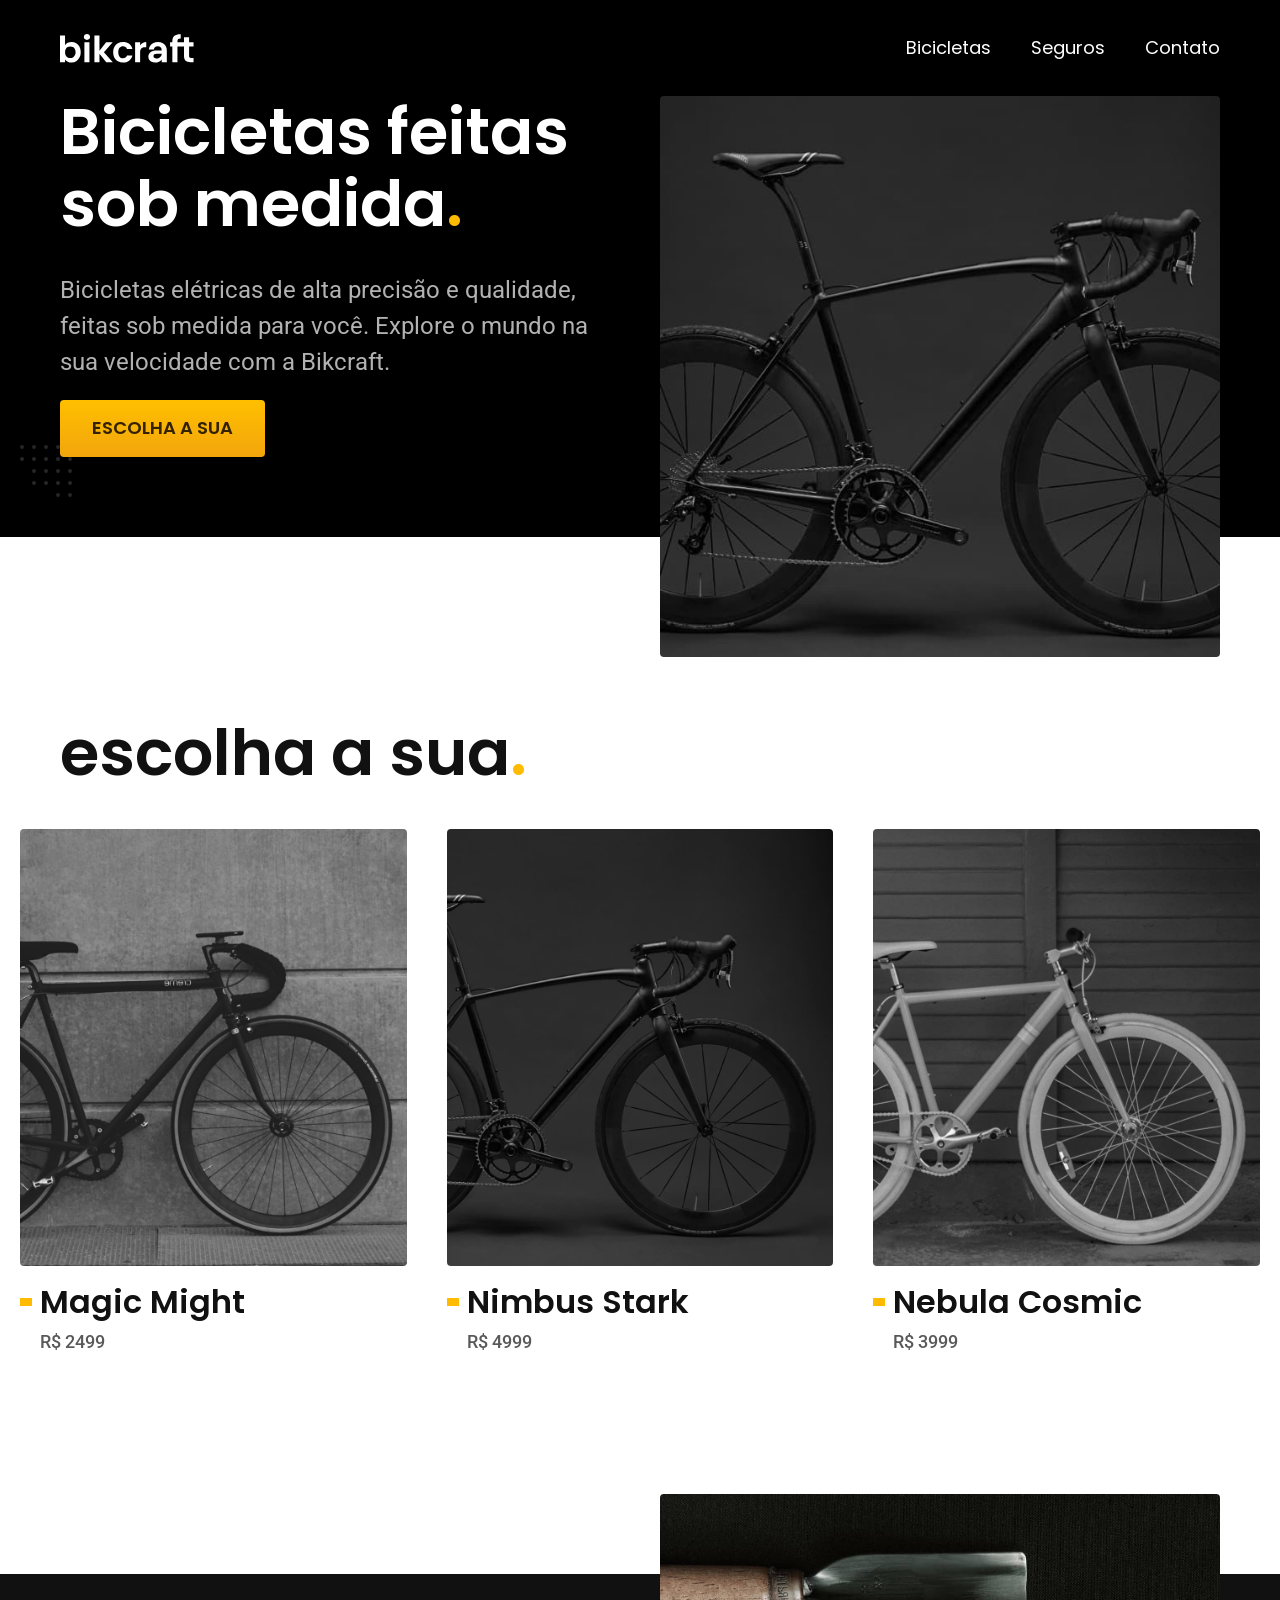
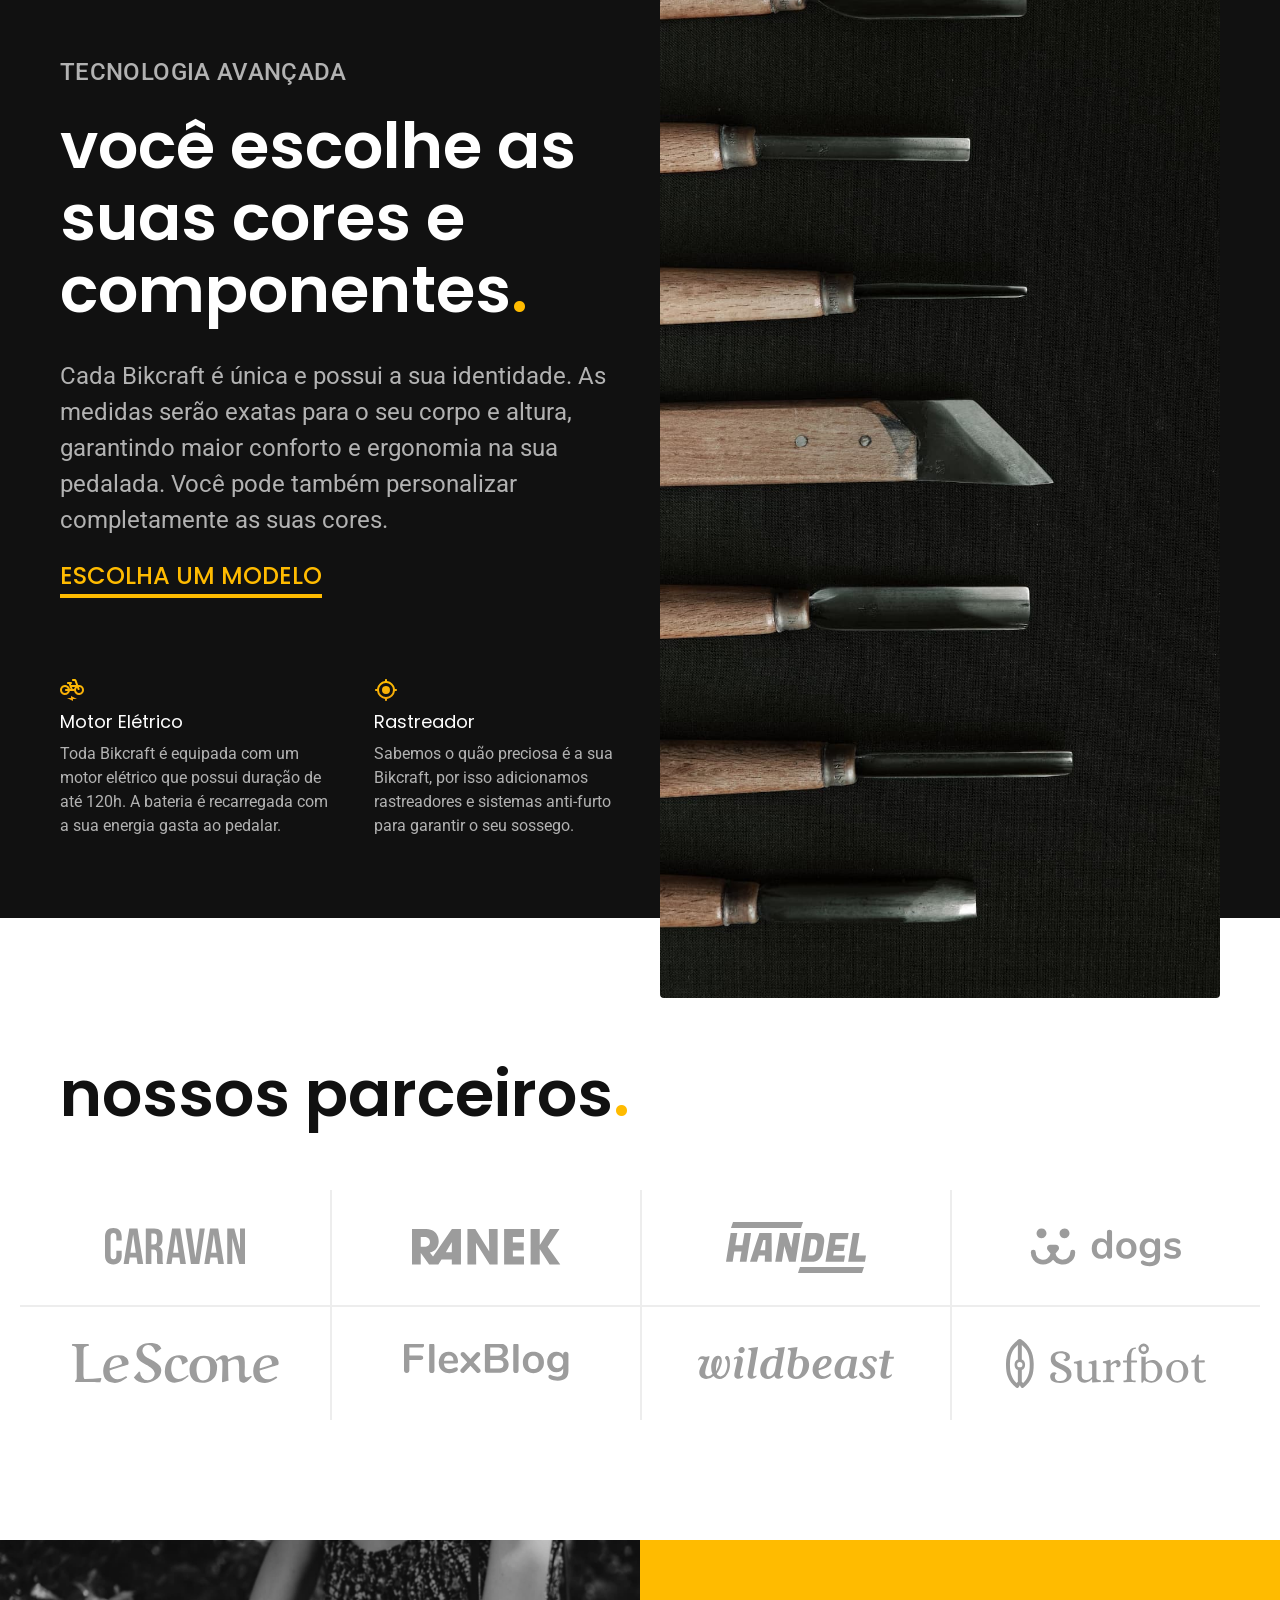
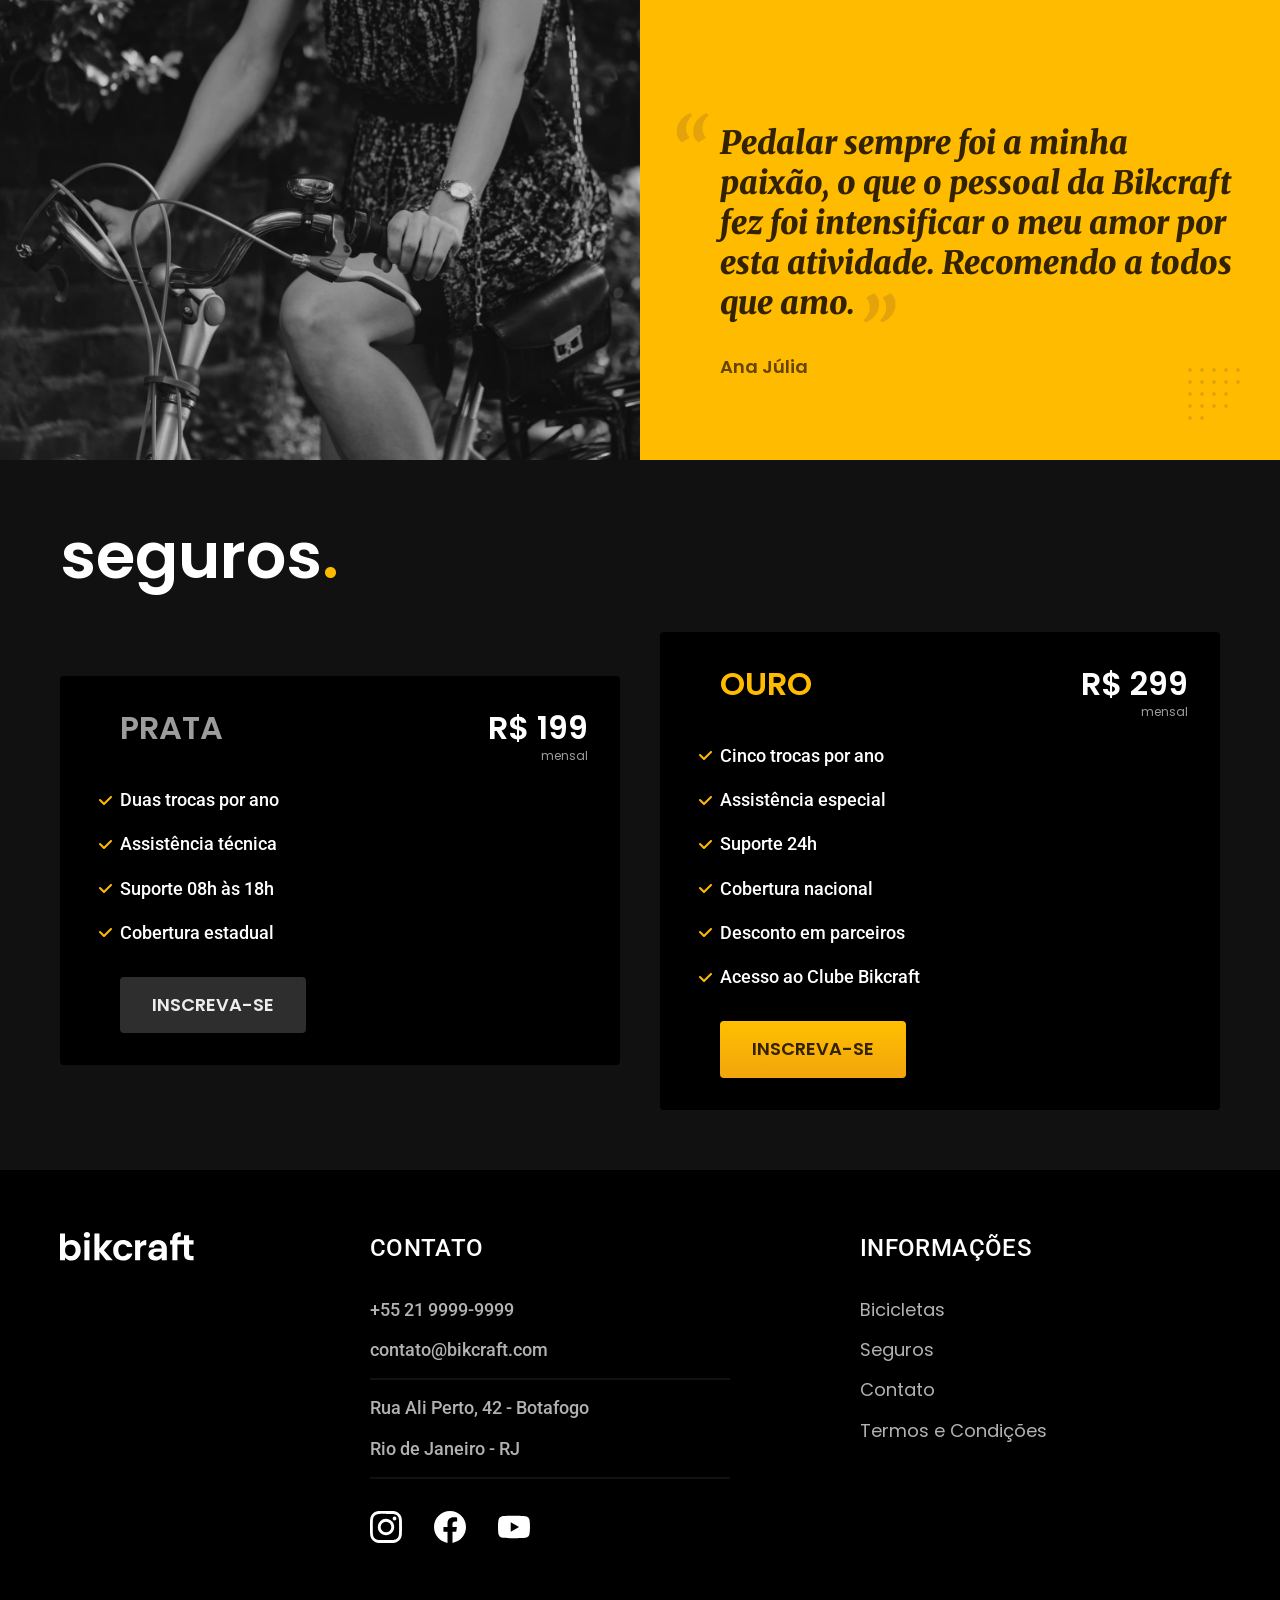
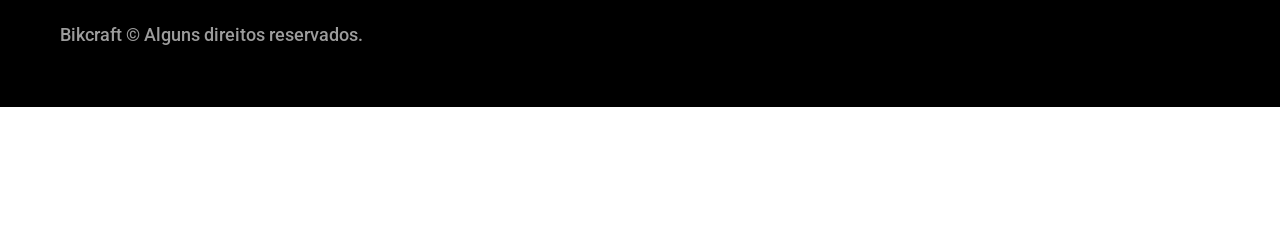
<file: index.html>
<!DOCTYPE html>
<html lang="pt-BR">

<head>
  <meta charset="UTF-8">
  <meta name="viewport" content="width=device-width, initial-scale=1.0">

  <title>Bikcraft - Bicicletas Elétricas</title>
  <meta name="description" content="Bicicletas elétricas de alta precisão e qualidade, feitas sob medida para o cliente. Explore o mundo na sua velocidade com a Bikcraft.">
  <link rel="icon" href="./favicon.svg" type="image/svg+xml">

  <script>document.documentElement.classList.add("js");</script>
  <script src="./js/menu.js" defer></script>
  <script src="./js/plugins/simple-anime.js" defer></script>
  <script src="./js/script.js" defer></script>
  <link rel="preconnect" href="https://fonts.googleapis.com">
  <link rel="preconnect" href="https://fonts.gstatic.com" crossorigin>
  <link rel="stylesheet" href="https://fonts.googleapis.com/css2?family=Merriweather:ital,wght@1,900&family=Poppins:wght@400;500;600&family=Roboto:wght@400;500&display=swap">
  <link rel="preload" href="./css/style.css" as="style">
  <link rel="stylesheet" href="./css/style.css">
</head>

<body>
  <a class="pular-conteudo" href="#conteudo">Pular para o conteúdo</a>

  <header class="header-bg">
    <div class="header container">
      <a href="./">
        <img src="./img/bikcraft.svg" width="136" height="32" alt="Bikcraft - página inicial">
      </a>

      <nav class="header-nav" aria-label="Principal">
        <button class="header-botao" type="button" data-menu="botao" aria-expanded="false" aria-controls="menu-principal">
          <span class="header-botao-icone" aria-hidden="true"></span>
          Menu
        </button>
        <ul class="header-menu font-1-m cor-0" id="menu-principal">
          <li><a href="./bicicletas.html">Bicicletas</a></li>
          <li><a href="./seguros.html">Seguros</a></li>
          <li><a href="./contato.html">Contato</a></li>
        </ul>
      </nav>
    </div>
  </header>

  <main id="conteudo">

  <div class="introducao-bg">
    <div class="introducao container">
      <div class="introducao-conteudo">
        <h1 class="font-1-xxl cor-0 fadeInDown" data-anime="200">Bicicletas feitas sob medida<span class="cor-p1">.</span></h1>
        <p class="font-2-l cor-5 fadeInDown" data-anime="400">Bicicletas elétricas de alta precisão e qualidade, feitas sob medida para você. Explore o mundo na sua velocidade com a Bikcraft.</p>
        <a class="botao fadeInDown" data-anime="600" href="./bicicletas.html">Escolha a sua</a>
      </div>
      <picture class="fadeInDown" data-anime="800">
        <source media="(max-width: 800px)" srcset="./img/bicicletas/nimbus.jpg">
        <img src="./img/fotos/introducao.jpg" width="1280" height="1600" alt="Bicicleta elétrica preta.">
      </picture>
    </div>
  </div>

  <section class="bicicletas-lista">
    <h2 class="container font-1-xxl">escolha a sua<span class="cor-p1">.</span></h2>

    <ul>
      <li>
        <a href="./bicicletas/magic.html">
          <img src="./img/bicicletas/magic-home.jpg" alt="Bicicleta preta" width="920" height="1040">
          <h3 class="font-1-xl">Magic Might</h3>
          <span class="font-2-m cor-8">R$ 2499</span>
        </a>
      </li>
      <li>
        <a href="./bicicletas/nimbus.html">
          <img src="./img/bicicletas/nimbus-home.jpg" alt="Bicicleta preta" width="920" height="1040">
          <h3 class="font-1-xl">Nimbus Stark</h3>
          <span class="font-2-m cor-8">R$ 4999</span>
        </a>
      </li>
      <li>
        <a href="./bicicletas/nebula.html">
          <img src="./img/bicicletas/nebula-home.jpg" alt="Bicicleta preta" width="920" height="1040">
          <h3 class="font-1-xl">Nebula Cosmic</h3>
          <span class="font-2-m cor-8">R$ 3999</span>
        </a>
      </li>
    </ul>
  </section>

  <section class="tecnologia-bg">
    <div class="tecnologia container">
      <div class="tecnologia-conteudo">
        <span class="font-2-l-b cor-5">Tecnologia Avançada</span>
        <h2 class="font-1-xxl cor-0">você escolhe as suas cores e componentes<span class="cor-p1">.</span></h2>
        <p class="font-2-l cor-5">Cada Bikcraft é única e possui a sua identidade. As medidas serão exatas para o seu corpo e altura, garantindo maior conforto e ergonomia na sua pedalada. Você pode também personalizar completamente as suas cores.</p>
        <a class="link" href="./bicicletas.html">Escolha um modelo</a>
        <div class="tecnologia-vantagens">
          <div>
            <img src="./img/icones/eletrica.svg" width="24" height="24" alt="">
            <h3 class="font-1-m cor-0">Motor Elétrico</h3>
            <p class="font-2-s cor-5">Toda Bikcraft é equipada com um motor elétrico que possui duração de até 120h. A bateria é recarregada com a sua energia gasta ao pedalar.</p>
          </div>
          <div>
            <img src="./img/icones/rastreador.svg" width="24" height="24" alt="">
            <h3 class="font-1-m cor-0">Rastreador</h3>
            <p class="font-2-s cor-5">Sabemos o quão preciosa é a sua Bikcraft, por isso adicionamos rastreadores e sistemas anti-furto para garantir o seu sossego.</p>
          </div>
        </div>
      </div>
      <div class="tecnologia-imagem">
        <img src="./img/fotos/tecnologia.jpg" width="1200" height="1920" alt="">
      </div>
    </div>
  </section>

  <section class="parceiros" aria-label="Nossos Parceiros">
    <h2 class="container font-1-xxl">nossos parceiros<span class="cor-p1">.</span></h2>

    <ul>
      <li><img src="./img/parceiros/caravan.svg" alt="Caravan" width="140" height="38"></li>
      <li><img src="./img/parceiros/ranek.svg" alt="Ranek" width="149" height="36"></li>
      <li><img src="./img/parceiros/handel.svg" alt="Handel" width="140" height="50"></li>
      <li><img src="./img/parceiros/dogs.svg" alt="Dogs" width="152" height="39"></li>
      <li><img src="./img/parceiros/lescone.svg" alt="LeScone" width="208" height="41"></li>
      <li><img src="./img/parceiros/flexblog.svg" alt="FlexBlog" width="165" height="38"></li>
      <li><img src="./img/parceiros/wildbeast.svg" alt="Wildbeast" width="196" height="34"></li>
      <li><img src="./img/parceiros/surfbot.svg" alt="Surfbot" width="200" height="49"></li>
    </ul>
  </section>

  <section class="depoimento" aria-label="Depoimento">
    <div>
      <img src="./img/fotos/depoimento.jpg" width="1560" height="1360" alt="Pessoa pedalando uma bicicleta Bikcraft">
    </div>
    <div class="depoimento-conteudo">
      <blockquote class="font-1-xl cor-p5">
        <p>Pedalar sempre foi a minha paixão, o que o pessoal da Bikcraft fez foi intensificar o meu amor por esta atividade. Recomendo a todos que amo.</p>
      </blockquote>
      <span class="font-1-m-b cor-p4">Ana Júlia</span>
    </div>
  </section>

  <section class="seguros-bg">
    <div class="seguros container">
      <h2 class="font-1-xxl cor-0">seguros<span class="cor-p1">.</span></h2>
      <article class="seguros-item">
        <h3 class="font-1-xl cor-6">PRATA</h3>
        <span class="font-1-xl cor-0">R$ 199 <span class="font-1-xs cor-6">mensal</span></span>
        <ul class="font-2-m cor-0">
          <li>Duas trocas por ano</li>
          <li>Assistência técnica</li>
          <li>Suporte 08h às 18h</li>
          <li>Cobertura estadual</li>
        </ul>
        <a class="botao secundario" href="./orcamento.html?tipo=seguro&amp;produto=prata">Inscreva-se</a>
      </article>

      <article class="seguros-item">
        <h3 class="font-1-xl cor-p1">OURO</h3>
        <span class="font-1-xl cor-0">R$ 299 <span class="font-1-xs cor-6">mensal</span></span>
        <ul class="font-2-m cor-0">
          <li>Cinco trocas por ano</li>
          <li>Assistência especial</li>
          <li>Suporte 24h</li>
          <li>Cobertura nacional</li>
          <li>Desconto em parceiros</li>
          <li>Acesso ao Clube Bikcraft</li>
        </ul>
        <a class="botao" href="./orcamento.html?tipo=seguro&amp;produto=ouro">Inscreva-se</a>
      </article>
    </div>
  </section>
  </main>


  <footer class="footer-bg">
    <div class="footer container">
      <img src="./img/bikcraft.svg" width="136" height="32" alt="Bikcraft">
      <div class="footer-contato">
        <h2 class="font-2-l-b cor-0">Contato</h2>
        <address>
          <ul class="font-2-m cor-5">
            <li><a href="tel:+552199999999">+55 21 9999-9999</a></li>
            <li><a href="mailto:contato@bikcraft.com">contato@bikcraft.com</a></li>
            <li>Rua Ali Perto, 42 - Botafogo</li>
            <li>Rio de Janeiro - RJ</li>
          </ul>
        </address>
        <div class="footer-redes">
          <a href="https://www.instagram.com/" target="_blank" rel="noopener noreferrer">
            <img src="./img/redes/instagram.svg" width="32" height="32" alt="Instagram">
          </a>
          <a href="https://www.facebook.com/" target="_blank" rel="noopener noreferrer">
            <img src="./img/redes/facebook.svg" width="32" height="32" alt="Facebook">
          </a>
          <a href="https://www.youtube.com/" target="_blank" rel="noopener noreferrer">
            <img src="./img/redes/youtube.svg" width="32" height="32" alt="Youtube">
          </a>
        </div>
      </div>
      <div class="footer-informacoes">
        <h2 class="font-2-l-b cor-0" id="rodape-informacoes">Informações</h2>
        <nav aria-labelledby="rodape-informacoes">
          <ul class="font-1-m cor-5">
            <li><a href="./bicicletas.html">Bicicletas</a></li>
            <li><a href="./seguros.html">Seguros</a></li>
            <li><a href="./contato.html">Contato</a></li>
            <li><a href="./termos.html">Termos e Condições</a></li>
          </ul>
        </nav>
      </div>
      <p class="footer-copy font-2-m cor-6">Bikcraft © Alguns direitos reservados.</p>
    </div>
  </footer>
</body>

</html>
</file>
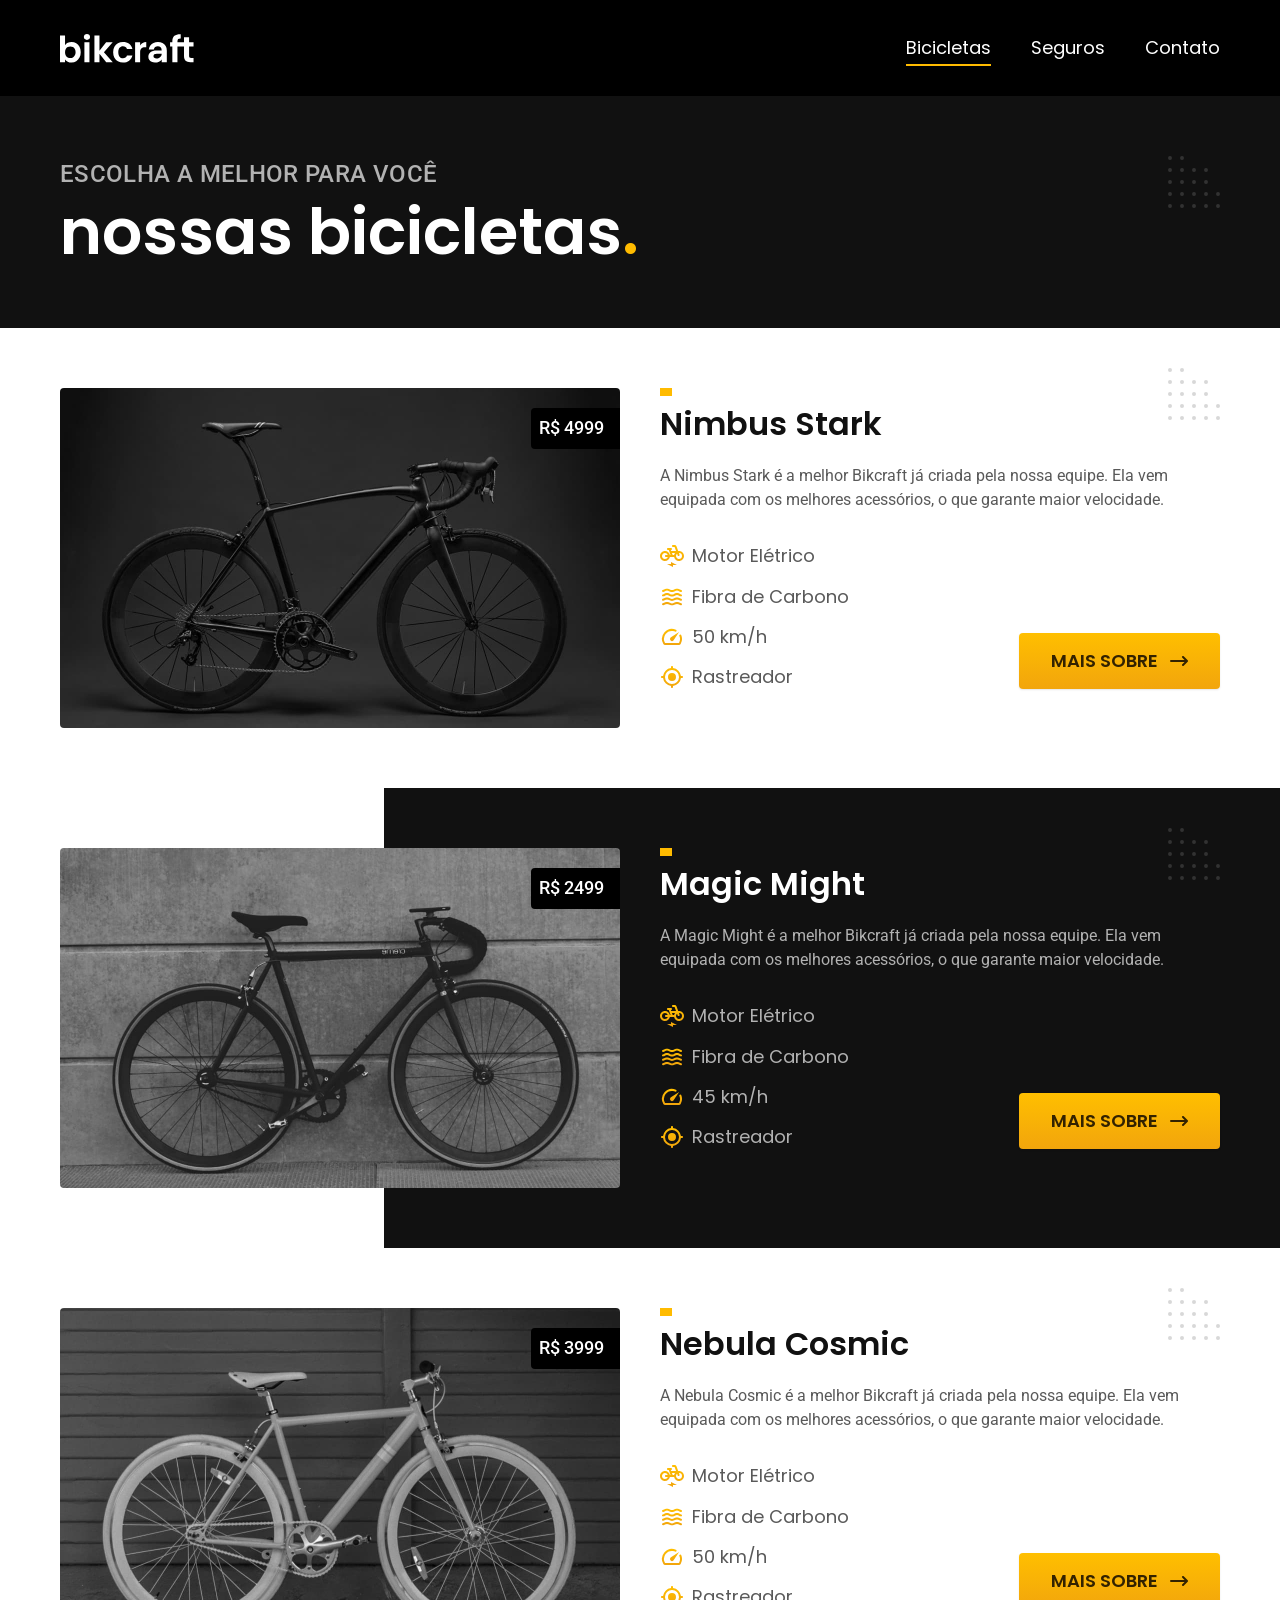
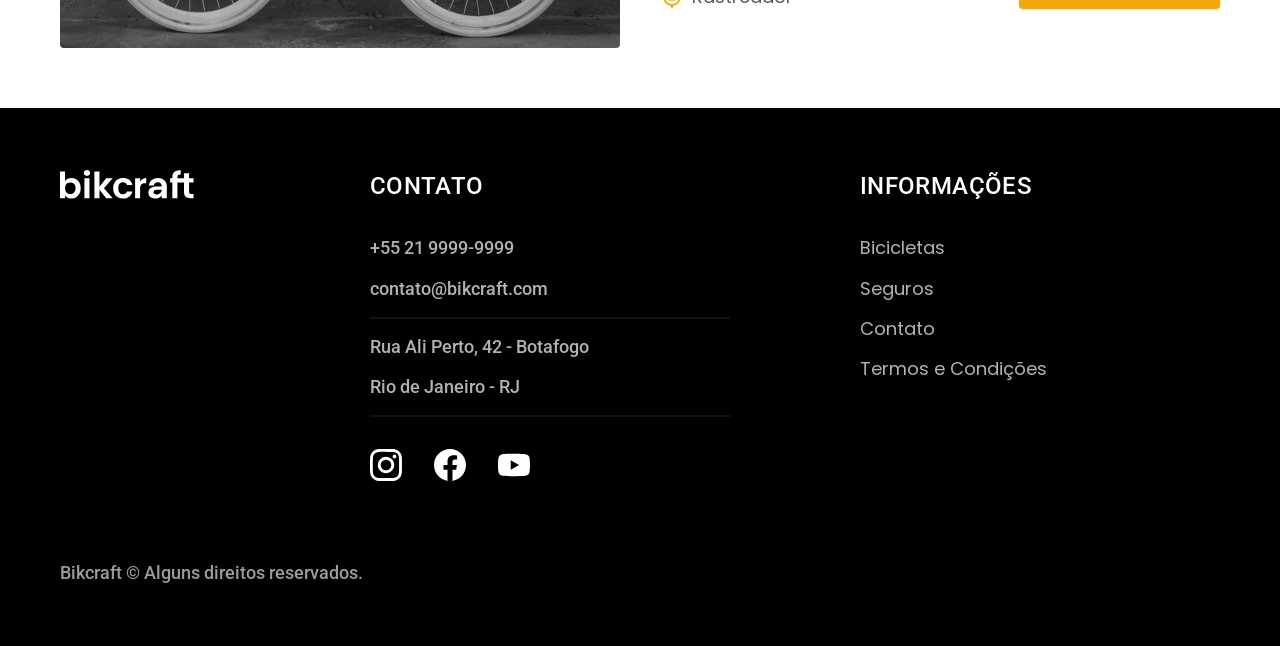
<file: bicicletas.html>
<!DOCTYPE html>
<html lang="pt-BR">

<head>
  <meta charset="UTF-8">
  <meta name="viewport" content="width=device-width, initial-scale=1.0">

  <title>Bicicletas | Bikcraft</title>
  <meta name="description" content="Bicicletas">
  <link rel="icon" href="./favicon.svg" type="image/svg+xml">

  <script>document.documentElement.classList.add("js");</script>
  <script src="./js/menu.js" defer></script>
  <script src="./js/script.js" defer></script>
  <link rel="preconnect" href="https://fonts.googleapis.com">
  <link rel="preconnect" href="https://fonts.gstatic.com" crossorigin>
  <link rel="stylesheet" href="https://fonts.googleapis.com/css2?family=Merriweather:ital,wght@1,900&family=Poppins:wght@400;500;600&family=Roboto:wght@400;500&display=swap">
  <link rel="preload" href="./css/style.css" as="style">
  <link rel="stylesheet" href="./css/style.css">
</head>

<body id="bicicletas">
  <a class="pular-conteudo" href="#conteudo">Pular para o conteúdo</a>

  <header class="header-bg">
    <div class="header container">
      <a href="./">
        <img src="./img/bikcraft.svg" width="136" height="32" alt="Bikcraft - página inicial">
      </a>

      <nav class="header-nav" aria-label="Principal">
        <button class="header-botao" type="button" data-menu="botao" aria-expanded="false" aria-controls="menu-principal">
          <span class="header-botao-icone" aria-hidden="true"></span>
          Menu
        </button>
        <ul class="header-menu font-1-m cor-0" id="menu-principal">
          <li><a href="./bicicletas.html" aria-current="page">Bicicletas</a></li>
          <li><a href="./seguros.html">Seguros</a></li>
          <li><a href="./contato.html">Contato</a></li>
        </ul>
      </nav>
    </div>
  </header>

  <main id="conteudo">

  <div>
    <div class="titulo-bg">
      <div class="titulo container">
        <p class="font-2-l-b cor-5">Escolha a melhor para você</p>
        <h1 class="font-1-xxl cor-0">nossas bicicletas<span class="cor-p1">.</span></h1>
      </div>
    </div>

    <div class="bicicletas container">
      <div class="bicicletas-imagem">
        <img src="./img/bicicletas/nimbus.jpg" alt="Bicicleta preta">
        <span class="font-2-m cor-0">R$ 4999</span>
      </div>
      <div class="bicicletas-conteudo">
        <h2 class="font-1-xl">Nimbus Stark</h2>
        <p class="font-2-s cor-8">A Nimbus Stark é a melhor Bikcraft já criada pela nossa equipe. Ela vem equipada com os melhores acessórios, o que garante maior velocidade.</p>
        <ul class="font-1-m cor-8">
          <li>
            <img src="./img/icones/eletrica.svg" alt="">
            Motor Elétrico
          </li>
          <li>
            <img src="./img/icones/carbono.svg" alt="">
            Fibra de Carbono
          </li>
          <li>
            <img src="./img/icones/velocidade.svg" alt="">
            50 km/h
          </li>
          <li>
            <img src="./img/icones/rastreador.svg" alt="">
            Rastreador
          </li>
        </ul>
        <a class="botao seta" href="./bicicletas/nimbus.html">Mais Sobre</a>
      </div>
    </div>

    <div class="bicicletas-bg">
      <div class="bicicletas container">
        <div class="bicicletas-imagem">
          <img src="./img/bicicletas/magic.jpg" alt="Bicicleta preta">
          <span class="font-2-m cor-0">R$ 2499</span>
        </div>
        <div class="bicicletas-conteudo">
          <h2 class="font-1-xl cor-0">Magic Might</h2>
          <p class="font-2-s cor-5">A Magic Might é a melhor Bikcraft já criada pela nossa equipe. Ela vem equipada com os melhores acessórios, o que garante maior velocidade.</p>
          <ul class="font-1-m cor-5">
            <li>
              <img src="./img/icones/eletrica.svg" alt="">
              Motor Elétrico
            </li>
            <li>
              <img src="./img/icones/carbono.svg" alt="">
              Fibra de Carbono
            </li>
            <li>
              <img src="./img/icones/velocidade.svg" alt="">
              45 km/h
            </li>
            <li>
              <img src="./img/icones/rastreador.svg" alt="">
              Rastreador
            </li>
          </ul>
          <a class="botao seta" href="./bicicletas/magic.html">Mais Sobre</a>
        </div>
      </div>
    </div>

    <div class="bicicletas container">
      <div class="bicicletas-imagem">
        <img src="./img/bicicletas/nebula.jpg" alt="Bicicleta preta">
        <span class="font-2-m cor-0">R$ 3999</span>
      </div>
      <div class="bicicletas-conteudo">
        <h2 class="font-1-xl">Nebula Cosmic</h2>
        <p class="font-2-s cor-8">A Nebula Cosmic é a melhor Bikcraft já criada pela nossa equipe. Ela vem equipada com os melhores acessórios, o que garante maior velocidade.</p>
        <ul class="font-1-m cor-8">
          <li>
            <img src="./img/icones/eletrica.svg" alt="">
            Motor Elétrico
          </li>
          <li>
            <img src="./img/icones/carbono.svg" alt="">
            Fibra de Carbono
          </li>
          <li>
            <img src="./img/icones/velocidade.svg" alt="">
            50 km/h
          </li>
          <li>
            <img src="./img/icones/rastreador.svg" alt="">
            Rastreador
          </li>
        </ul>
        <a class="botao seta" href="./bicicletas/nebula.html">Mais Sobre</a>
      </div>
    </div>

  </div>
  </main>


  <footer class="footer-bg">
    <div class="footer container">
      <img src="./img/bikcraft.svg" width="136" height="32" alt="Bikcraft">
      <div class="footer-contato">
        <h2 class="font-2-l-b cor-0">Contato</h2>
        <address>
          <ul class="font-2-m cor-5">
            <li><a href="tel:+552199999999">+55 21 9999-9999</a></li>
            <li><a href="mailto:contato@bikcraft.com">contato@bikcraft.com</a></li>
            <li>Rua Ali Perto, 42 - Botafogo</li>
            <li>Rio de Janeiro - RJ</li>
          </ul>
        </address>
        <div class="footer-redes">
          <a href="https://www.instagram.com/" target="_blank" rel="noopener noreferrer">
            <img src="./img/redes/instagram.svg" alt="Instagram">
          </a>
          <a href="https://www.facebook.com/" target="_blank" rel="noopener noreferrer">
            <img src="./img/redes/facebook.svg" alt="Facebook">
          </a>
          <a href="https://www.youtube.com/" target="_blank" rel="noopener noreferrer">
            <img src="./img/redes/youtube.svg" alt="Youtube">
          </a>
        </div>
      </div>
      <div class="footer-informacoes">
        <h2 class="font-2-l-b cor-0" id="rodape-informacoes">Informações</h2>
        <nav aria-labelledby="rodape-informacoes">
          <ul class="font-1-m cor-5">
            <li><a href="./bicicletas.html" aria-current="page">Bicicletas</a></li>
            <li><a href="./seguros.html">Seguros</a></li>
            <li><a href="./contato.html">Contato</a></li>
            <li><a href="./termos.html">Termos e Condições</a></li>
          </ul>
        </nav>
      </div>
      <p class="footer-copy font-2-m cor-6">Bikcraft © Alguns direitos reservados.</p>
    </div>
  </footer>
</body>

</html>
</file>
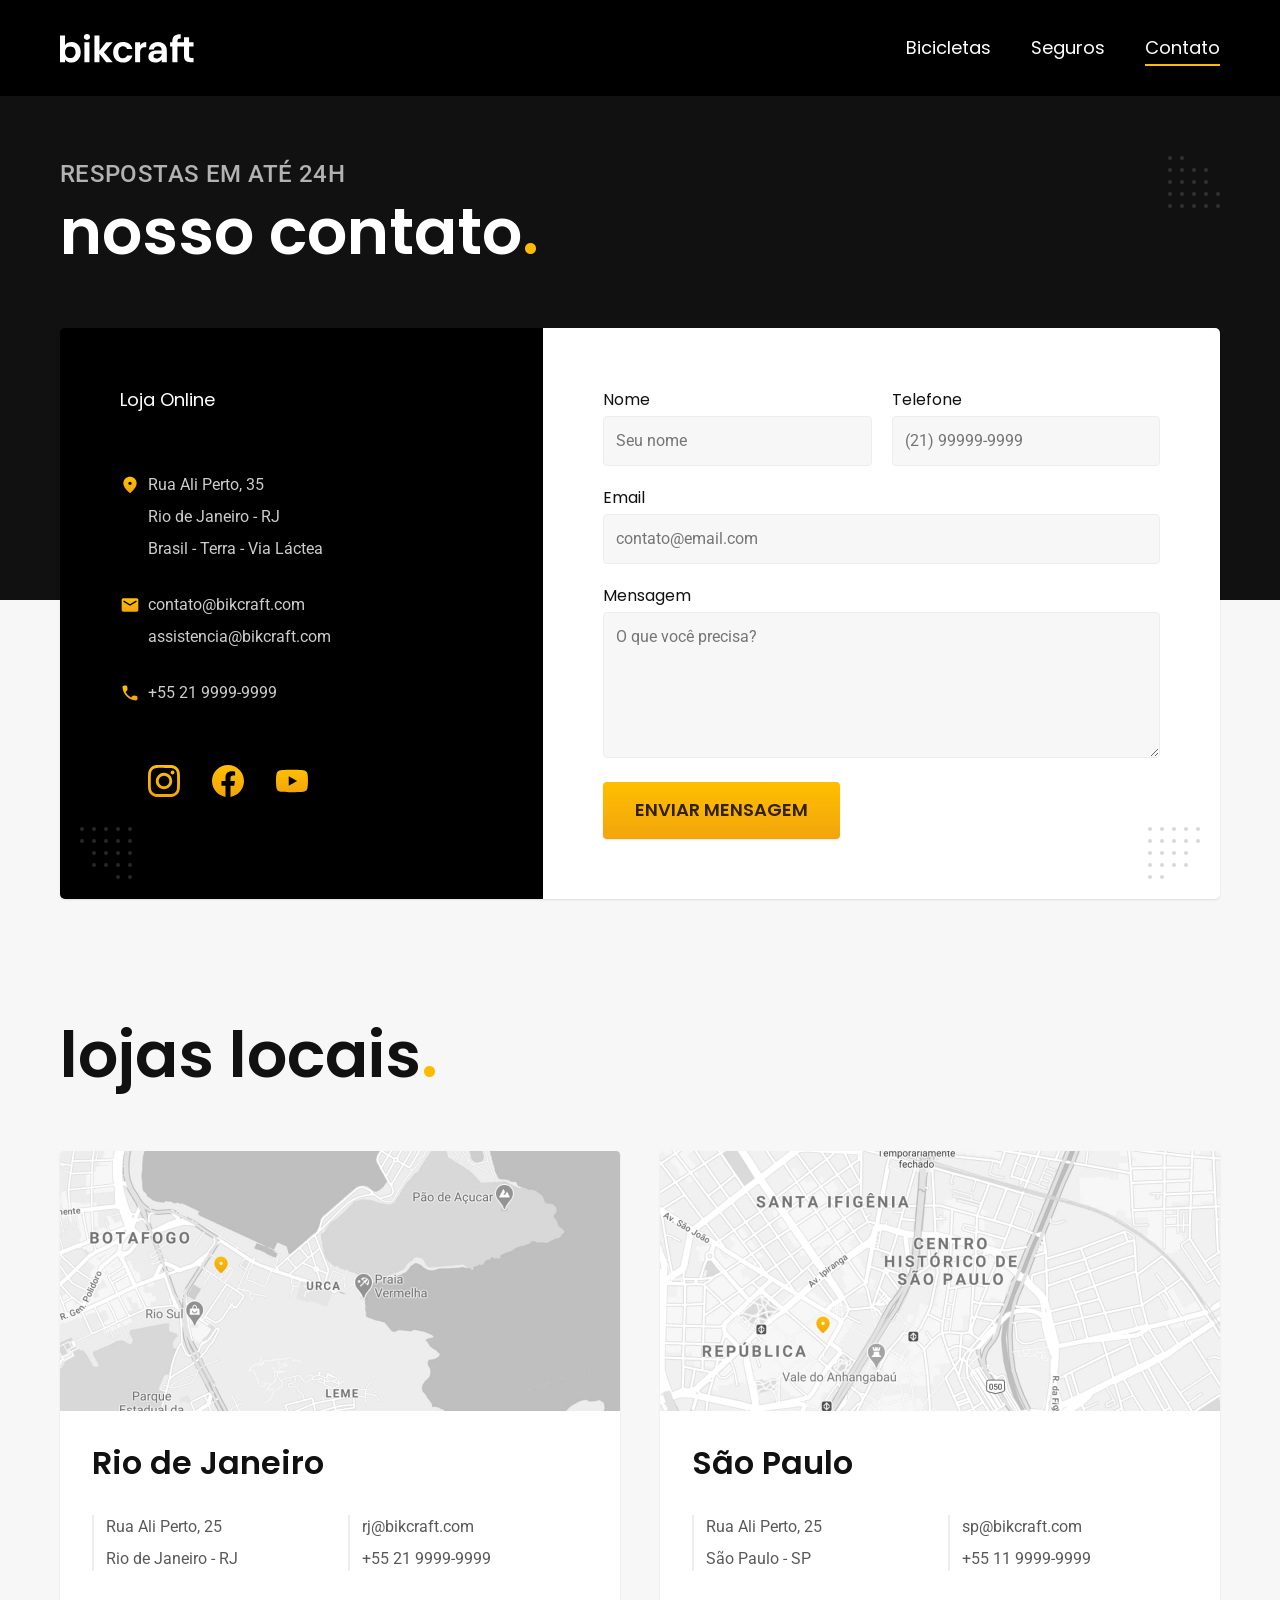
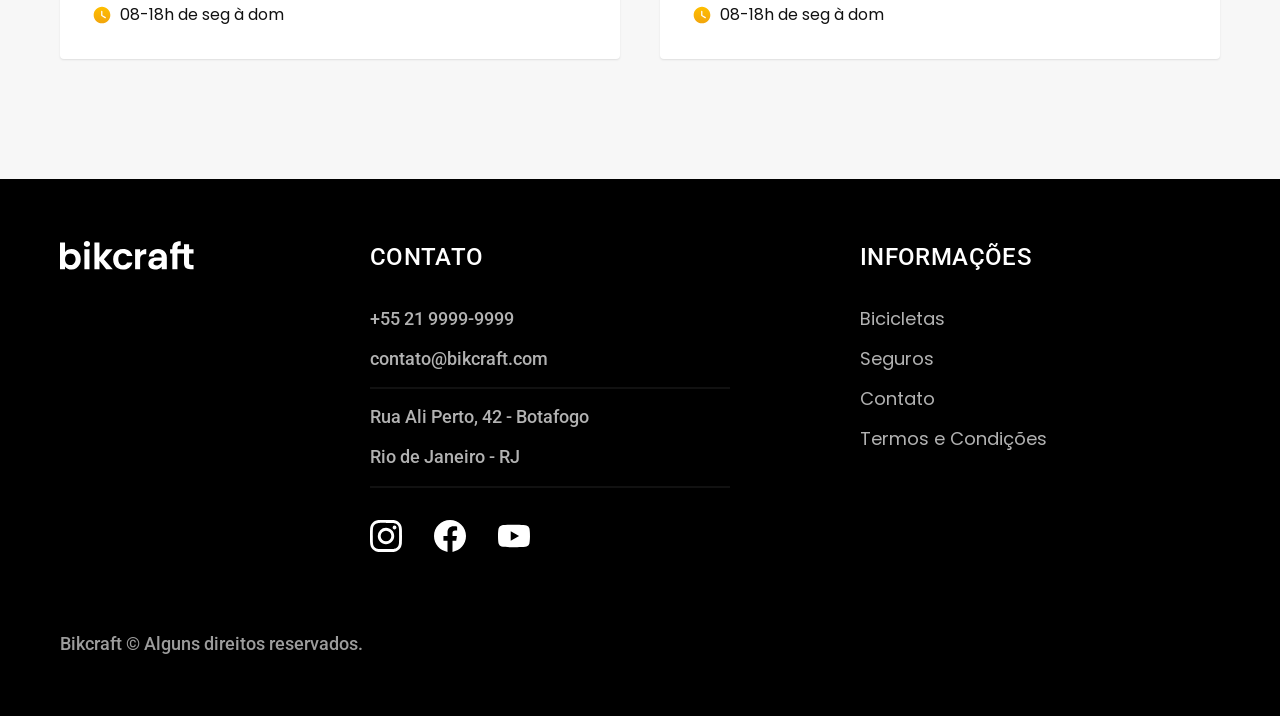
<file: contato.html>
<!DOCTYPE html>
<html lang="pt-BR">

<head>
  <meta charset="UTF-8">
  <meta name="viewport" content="width=device-width, initial-scale=1.0">

  <title>Contato | Bikcraft</title>
  <meta name="description" content="Contato.">
  <link rel="icon" href="./favicon.svg" type="image/svg+xml">

  <script>document.documentElement.classList.add("js");</script>
  <script src="./js/menu.js" defer></script>
  <script src="./js/script.js" defer></script>
  <script src="./js/formulario.js" defer></script>
  <link rel="preconnect" href="https://fonts.googleapis.com">
  <link rel="preconnect" href="https://fonts.gstatic.com" crossorigin>
  <link rel="stylesheet" href="https://fonts.googleapis.com/css2?family=Merriweather:ital,wght@1,900&family=Poppins:wght@400;500;600&family=Roboto:wght@400;500&display=swap">
  <link rel="preload" href="./css/style.css" as="style">
  <link rel="stylesheet" href="./css/style.css">
</head>

<body id="contato">
  <a class="pular-conteudo" href="#conteudo">Pular para o conteúdo</a>

  <header class="header-bg">
    <div class="header container">
      <a href="./">
        <img src="./img/bikcraft.svg" width="136" height="32" alt="Bikcraft - página inicial">
      </a>

      <nav class="header-nav" aria-label="Principal">
        <button class="header-botao" type="button" data-menu="botao" aria-expanded="false" aria-controls="menu-principal">
          <span class="header-botao-icone" aria-hidden="true"></span>
          Menu
        </button>
        <ul class="header-menu font-1-m cor-0" id="menu-principal">
          <li><a href="./bicicletas.html">Bicicletas</a></li>
          <li><a href="./seguros.html">Seguros</a></li>
          <li><a href="./contato.html" aria-current="page">Contato</a></li>
        </ul>
      </nav>
    </div>
  </header>

  <main id="conteudo">

  <div>
    <div class="titulo-bg">
      <div class="titulo container">
        <p class="font-2-l-b cor-5">Respostas em até 24h</p>
        <h1 class="font-1-xxl cor-0">nosso contato<span class="cor-p1">.</span></h1>
      </div>
    </div>

    <div class="contato container">
      <section class="contato-dados" aria-label="Endereço">
        <h2 class="font-1-m cor-0">Loja Online</h2>
        <div class="contato-endereco font-2-s cor-4">
          <p>Rua Ali Perto, 35</p>
          <p>Rio de Janeiro - RJ</p>
          <p>Brasil - Terra - Via Láctea</p>
        </div>
        <address class="contato-meios font-2-s cor-4">
          <a href="mailto:contato@bikcraft.com">contato@bikcraft.com</a>
          <a href="mailto:assistencia@bikcraft.com">assistencia@bikcraft.com</a>
          <a href="tel:+552199999999">+55 21 9999-9999</a>
        </address>
        <div class="contato-redes">
          <a href="https://www.instagram.com/" target="_blank" rel="noopener noreferrer">
            <img src="./img/redes/instagram-p.svg" alt="Instagram">
          </a>
          <a href="https://www.facebook.com/" target="_blank" rel="noopener noreferrer">
            <img src="./img/redes/facebook-p.svg" alt="Facebook">
          </a>
          <a href="https://www.youtube.com/" target="_blank" rel="noopener noreferrer">
            <img src="./img/redes/youtube-p.svg" alt="Youtube">
          </a>
        </div>
      </section>
      <section class="contato-formulario" aria-label="Formulário">
        <form class="form" action="./enviar.php" method="post" data-formulario>
          <div>
            <label for="nome">Nome</label>
            <input type="text" id="nome" name="nome" placeholder="Seu nome" autocomplete="name" required>
          </div>
          <div>
            <label for="telefone">Telefone</label>
            <input type="tel" id="telefone" name="telefone" placeholder="(21) 99999-9999" autocomplete="tel" inputmode="tel" pattern="[\d\s()+\-]{10,20}" title="Digite um telefone com DDD.">
          </div>
          <div class="col-2">
            <label for="email">Email</label>
            <input type="email" id="email" name="email" placeholder="contato@email.com" autocomplete="email" required>
          </div>
          <div class="col-2">
            <label for="mensagem">Mensagem</label>
            <textarea rows="5" id="mensagem" name="mensagem" placeholder="O que você precisa?" minlength="10" required></textarea>
          </div>
          <button type="submit" class="botao col-2">Enviar Mensagem</button>
        </form>
      </section>
    </div>
  </div>

  <section class="lojas container">
    <h2 class="font-1-xxl">lojas locais<span class="cor-p1">.</span></h2>
    <div class="lojas-item">
      <img src="./img/lojas/rj.jpg" alt="mapa marcando o endereço em Rua Ali Perto, 25 - Rio de Janeiro - RJ">
      <div class="lojas-conteudo">
        <h3 class="font-1-xl">Rio de Janeiro</h3>
        <div class="lojas-dados font-2-s cor-8">
          <p>Rua Ali Perto, 25</p>
          <p>Rio de Janeiro - RJ</p>
        </div>
        <div class="lojas-dados font-2-s cor-8">
          <a href="mailto:rj@bikcraft.com">rj@bikcraft.com</a>
          <a href="tel:+552199999999">+55 21 9999-9999</a>
        </div>
        <p class="lojas-tempo font-1-s"><img src="./img/icones/horario.svg" alt="">08-18h de seg à dom</p>
      </div>
    </div>

    <div class="lojas-item">
      <img src="./img/lojas/sp.jpg" alt="mapa marcando o endereço em Rua Ali Perto, 25 - São Paulo - SP">
      <div class="lojas-conteudo">
        <h3 class="font-1-xl">São Paulo</h3>
        <div class="lojas-dados font-2-s cor-8">
          <p>Rua Ali Perto, 25</p>
          <p>São Paulo - SP</p>
        </div>
        <div class="lojas-dados font-2-s cor-8">
          <a href="mailto:sp@bikcraft.com">sp@bikcraft.com</a>
          <a href="tel:+551199999999">+55 11 9999-9999</a>
        </div>
        <p class="lojas-tempo font-1-s"><img src="./img/icones/horario.svg" alt="">08-18h de seg à dom</p>
      </div>
    </div>
  </section>
  </main>


  <footer class="footer-bg">
    <div class="footer container">
      <img src="./img/bikcraft.svg" width="136" height="32" alt="Bikcraft">
      <div class="footer-contato">
        <h2 class="font-2-l-b cor-0">Contato</h2>
        <address>
          <ul class="font-2-m cor-5">
            <li><a href="tel:+552199999999">+55 21 9999-9999</a></li>
            <li><a href="mailto:contato@bikcraft.com">contato@bikcraft.com</a></li>
            <li>Rua Ali Perto, 42 - Botafogo</li>
            <li>Rio de Janeiro - RJ</li>
          </ul>
        </address>
        <div class="footer-redes">
          <a href="https://www.instagram.com/" target="_blank" rel="noopener noreferrer">
            <img src="./img/redes/instagram.svg" alt="Instagram">
          </a>
          <a href="https://www.facebook.com/" target="_blank" rel="noopener noreferrer">
            <img src="./img/redes/facebook.svg" alt="Facebook">
          </a>
          <a href="https://www.youtube.com/" target="_blank" rel="noopener noreferrer">
            <img src="./img/redes/youtube.svg" alt="Youtube">
          </a>
        </div>
      </div>
      <div class="footer-informacoes">
        <h2 class="font-2-l-b cor-0" id="rodape-informacoes">Informações</h2>
        <nav aria-labelledby="rodape-informacoes">
          <ul class="font-1-m cor-5">
            <li><a href="./bicicletas.html">Bicicletas</a></li>
            <li><a href="./seguros.html">Seguros</a></li>
            <li><a href="./contato.html" aria-current="page">Contato</a></li>
            <li><a href="./termos.html">Termos e Condições</a></li>
          </ul>
        </nav>
      </div>
      <p class="footer-copy font-2-m cor-6">Bikcraft © Alguns direitos reservados.</p>
    </div>
  </footer>
</body>

</html>
</file>
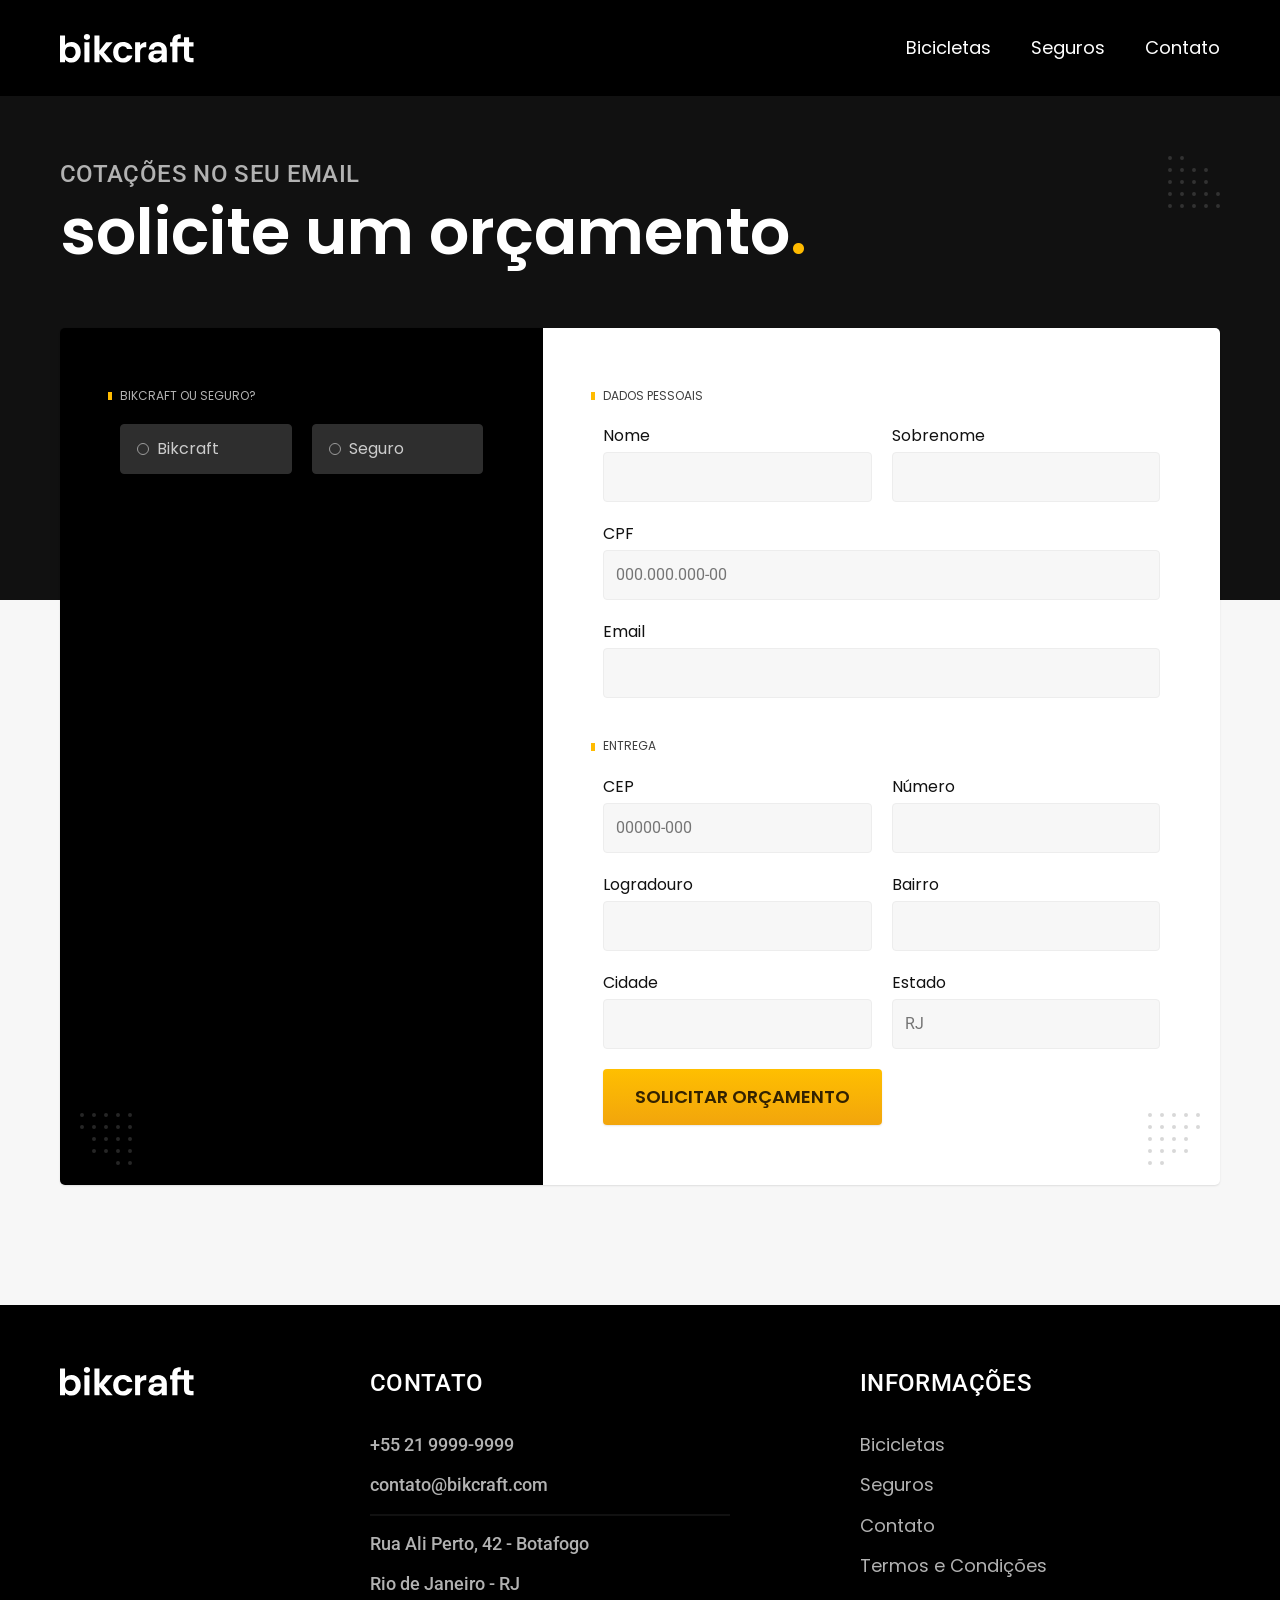
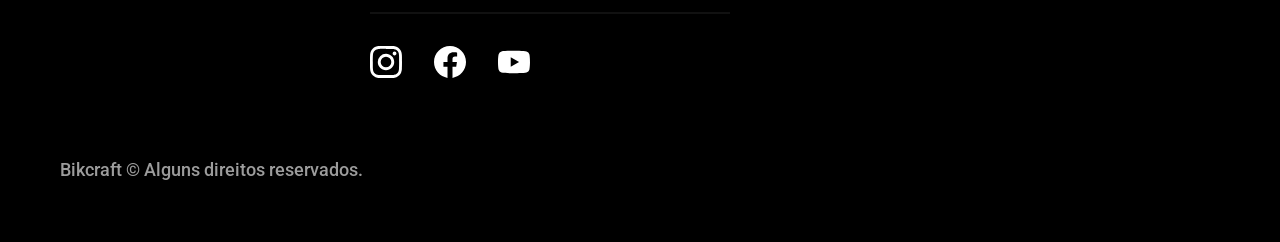
<file: orcamento.html>
<!DOCTYPE html>
<html lang="pt-BR">

<head>
  <meta charset="UTF-8">
  <meta name="viewport" content="width=device-width, initial-scale=1.0">

  <title>Orçamento | Bikcraft</title>
  <meta name="description" content="Orçamento.">
  <link rel="icon" href="./favicon.svg" type="image/svg+xml">

  <script>document.documentElement.classList.add("js");</script>
  <script src="./js/menu.js" defer></script>
  <script src="./js/script.js" defer></script>
  <script src="./js/formulario.js" defer></script>
  <link rel="preconnect" href="https://fonts.googleapis.com">
  <link rel="preconnect" href="https://fonts.gstatic.com" crossorigin>
  <link rel="stylesheet" href="https://fonts.googleapis.com/css2?family=Merriweather:ital,wght@1,900&family=Poppins:wght@400;500;600&family=Roboto:wght@400;500&display=swap">
  <link rel="preload" href="./css/style.css" as="style">
  <link rel="stylesheet" href="./css/style.css">
</head>

<body id="orcamento">
  <a class="pular-conteudo" href="#conteudo">Pular para o conteúdo</a>

  <header class="header-bg">
    <div class="header container">
      <a href="./">
        <img src="./img/bikcraft.svg" width="136" height="32" alt="Bikcraft - página inicial">
      </a>

      <nav class="header-nav" aria-label="Principal">
        <button class="header-botao" type="button" data-menu="botao" aria-expanded="false" aria-controls="menu-principal">
          <span class="header-botao-icone" aria-hidden="true"></span>
          Menu
        </button>
        <ul class="header-menu font-1-m cor-0" id="menu-principal">
          <li><a href="./bicicletas.html">Bicicletas</a></li>
          <li><a href="./seguros.html">Seguros</a></li>
          <li><a href="./contato.html">Contato</a></li>
        </ul>
      </nav>
    </div>
  </header>

  <main id="conteudo">

  <div>
    <div class="titulo-bg">
      <div class="titulo container">
        <p class="font-2-l-b cor-5">Cotações no seu email</p>
        <h1 class="font-1-xxl cor-0">solicite um orçamento<span class="cor-p1">.</span></h1>
      </div>
    </div>

    <form class="orcamento container" action="./enviar.php" method="post" data-formulario>
      <div class="orcamento-produto">
        <h2 class="font-1-xs cor-5">Bikcraft ou Seguro?</h2>

        <input type="radio" name="tipo" value="bikcraft" id="bikcraft" required>
        <label for="bikcraft">Bikcraft</label>

        <input type="radio" name="tipo" value="seguro" id="seguro">
        <label for="seguro">Seguro</label>

        <div class="orcamento-conteudo" id="orcamento-bikcraft">
          <h2 class="font-1-xs cor-5">Escolha a sua</h2>

          <input type="radio" name="produto" value="nimbus" id="nimbus">
          <label for="nimbus">Nimbus Stark <span>R$ 4999</span></label>
          <div class="orcamento-detalhes">
            <ul class="font-1-xs cor-8">
              <li><img src="./img/icones/eletrica.svg" alt=""> Motor Elétrico</li>
              <li><img src="./img/icones/carbono.svg" alt=""> Fibra de Carbono</li>
              <li><img src="./img/icones/velocidade.svg" alt=""> 50 km/h</li>
              <li><img src="./img/icones/rastreador.svg" alt=""> Rastreador</li>
            </ul>
            <img src="./img/bicicletas/nimbus.jpg" alt="Bicicleta preta">
          </div>

          <input type="radio" name="produto" value="magic" id="magic">
          <label for="magic">Magic Might <span>R$ 2499</span></label>
          <div class="orcamento-detalhes">
            <ul class="font-1-xs cor-8">
              <li><img src="./img/icones/eletrica.svg" alt=""> Motor Elétrico</li>
              <li><img src="./img/icones/carbono.svg" alt=""> Fibra de Carbono</li>
              <li><img src="./img/icones/velocidade.svg" alt=""> 45 km/h</li>
              <li><img src="./img/icones/rastreador.svg" alt=""> Rastreador</li>
            </ul>
            <img src="./img/bicicletas/magic.jpg" alt="Bicicleta preta">
          </div>

          <input type="radio" name="produto" value="nebula" id="nebula">
          <label for="nebula">Nebula Cosmic <span>R$ 3999</span></label>
          <div class="orcamento-detalhes">
            <ul class="font-1-xs cor-8">
              <li><img src="./img/icones/eletrica.svg" alt=""> Motor Elétrico</li>
              <li><img src="./img/icones/carbono.svg" alt=""> Fibra de Carbono</li>
              <li><img src="./img/icones/velocidade.svg" alt=""> 40 km/h</li>
              <li><img src="./img/icones/rastreador.svg" alt=""> Rastreador</li>
            </ul>
            <img src="./img/bicicletas/nebula.jpg" alt="Bicicleta branca">
          </div>

        </div>

        <div class="orcamento-conteudo" id="orcamento-seguro">
          <h2 class="font-1-xs cor-5">Escolha o plano</h2>

          <input type="radio" name="produto" value="prata" id="prata">
          <label for="prata">Prata <span>R$ 199</span></label>

          <input type="radio" name="produto" value="ouro" id="ouro">
          <label for="ouro">Ouro <span>R$ 299</span></label>
        </div>
      </div>
      <div class="orcamento-dados form">
        <h2 class="font-1-xs cor-9 col-2">dados pessoais</h2>
        <div>
          <label for="nome">Nome</label>
          <input type="text" id="nome" name="nome" autocomplete="given-name" required>
        </div>
        <div>
          <label for="sobrenome">Sobrenome</label>
          <input type="text" id="sobrenome" name="sobrenome" autocomplete="family-name" required>
        </div>
        <div class="col-2">
          <label for="cpf">CPF</label>
          <input type="text" id="cpf" name="cpf" placeholder="000.000.000-00" inputmode="numeric" pattern="\d{3}\.?\d{3}\.?\d{3}-?\d{2}" maxlength="14" title="Digite os 11 números do CPF." required>
        </div>
        <div class="col-2">
          <label for="email">Email</label>
          <input type="email" id="email" name="email" autocomplete="email" required>
        </div>
        <h2 class="font-1-xs cor-9 col-2">entrega</h2>
        <div>
          <label for="cep">CEP</label>
          <input type="text" id="cep" name="cep" placeholder="00000-000" autocomplete="postal-code" inputmode="numeric" pattern="\d{5}-?\d{3}" maxlength="9" title="Digite os 8 números do CEP." required>
        </div>
        <div>
          <label for="numero">Número</label>
          <input type="text" id="numero" name="numero" inputmode="numeric" required>
        </div>
        <div>
          <label for="logradouro">Logradouro</label>
          <input type="text" id="logradouro" name="logradouro" autocomplete="address-line1" required>
        </div>
        <div>
          <label for="bairro">Bairro</label>
          <input type="text" id="bairro" name="bairro" autocomplete="address-level3" required>
        </div>
        <div>
          <label for="cidade">Cidade</label>
          <input type="text" id="cidade" name="cidade" autocomplete="address-level2" required>
        </div>
        <div>
          <label for="estado">Estado</label>
          <input type="text" id="estado" name="estado" placeholder="RJ" autocomplete="address-level1" maxlength="2" pattern="[A-Za-z]{2}" title="Digite a sigla do estado, ex.: RJ." required>
        </div>
        <button type="submit" class="botao col-2">Solicitar Orçamento</button>
      </div>
    </form>
  </div>
  </main>


  <footer class="footer-bg">
    <div class="footer container">
      <img src="./img/bikcraft.svg" width="136" height="32" alt="Bikcraft">
      <div class="footer-contato">
        <h2 class="font-2-l-b cor-0">Contato</h2>
        <address>
          <ul class="font-2-m cor-5">
            <li><a href="tel:+552199999999">+55 21 9999-9999</a></li>
            <li><a href="mailto:contato@bikcraft.com">contato@bikcraft.com</a></li>
            <li>Rua Ali Perto, 42 - Botafogo</li>
            <li>Rio de Janeiro - RJ</li>
          </ul>
        </address>
        <div class="footer-redes">
          <a href="https://www.instagram.com/" target="_blank" rel="noopener noreferrer">
            <img src="./img/redes/instagram.svg" alt="Instagram">
          </a>
          <a href="https://www.facebook.com/" target="_blank" rel="noopener noreferrer">
            <img src="./img/redes/facebook.svg" alt="Facebook">
          </a>
          <a href="https://www.youtube.com/" target="_blank" rel="noopener noreferrer">
            <img src="./img/redes/youtube.svg" alt="Youtube">
          </a>
        </div>
      </div>
      <div class="footer-informacoes">
        <h2 class="font-2-l-b cor-0" id="rodape-informacoes">Informações</h2>
        <nav aria-labelledby="rodape-informacoes">
          <ul class="font-1-m cor-5">
            <li><a href="./bicicletas.html">Bicicletas</a></li>
            <li><a href="./seguros.html">Seguros</a></li>
            <li><a href="./contato.html">Contato</a></li>
            <li><a href="./termos.html">Termos e Condições</a></li>
          </ul>
        </nav>
      </div>
      <p class="footer-copy font-2-m cor-6">Bikcraft © Alguns direitos reservados.</p>
    </div>
  </footer>
</body>

</html>
</file>
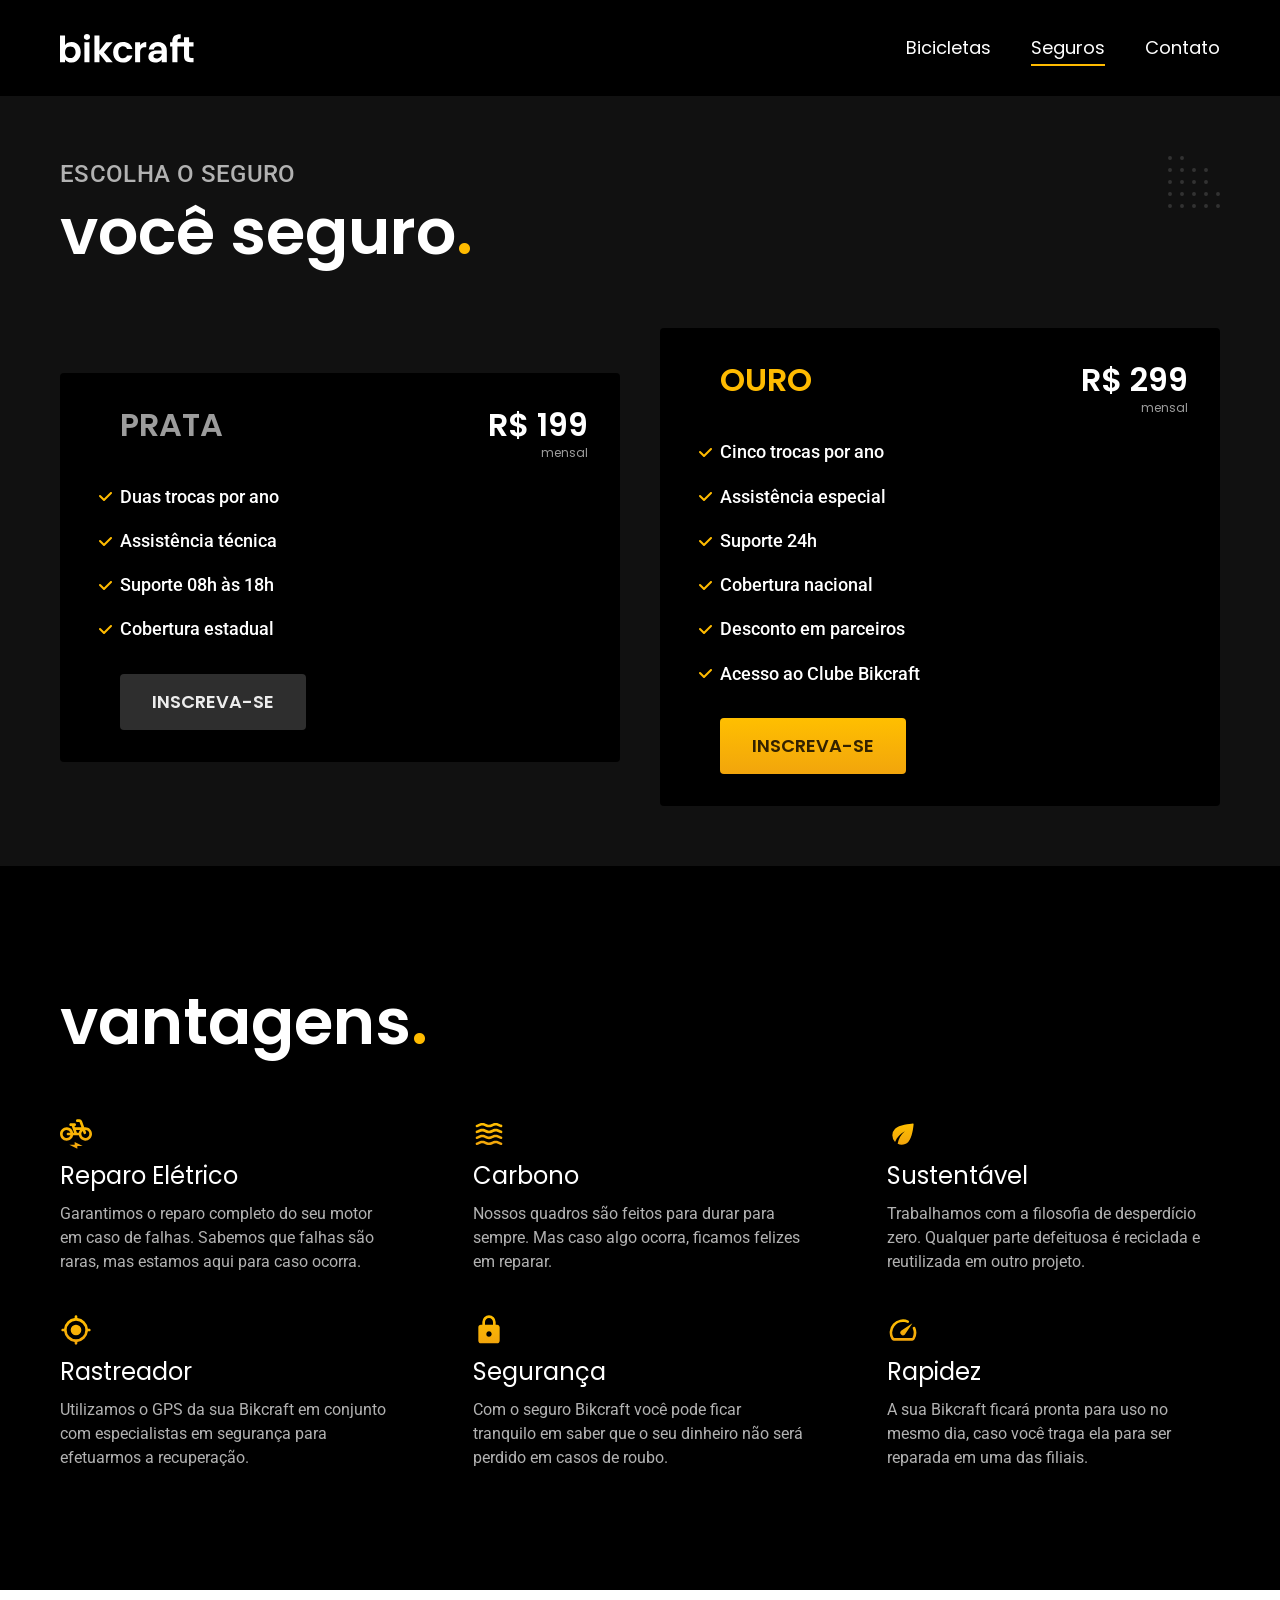
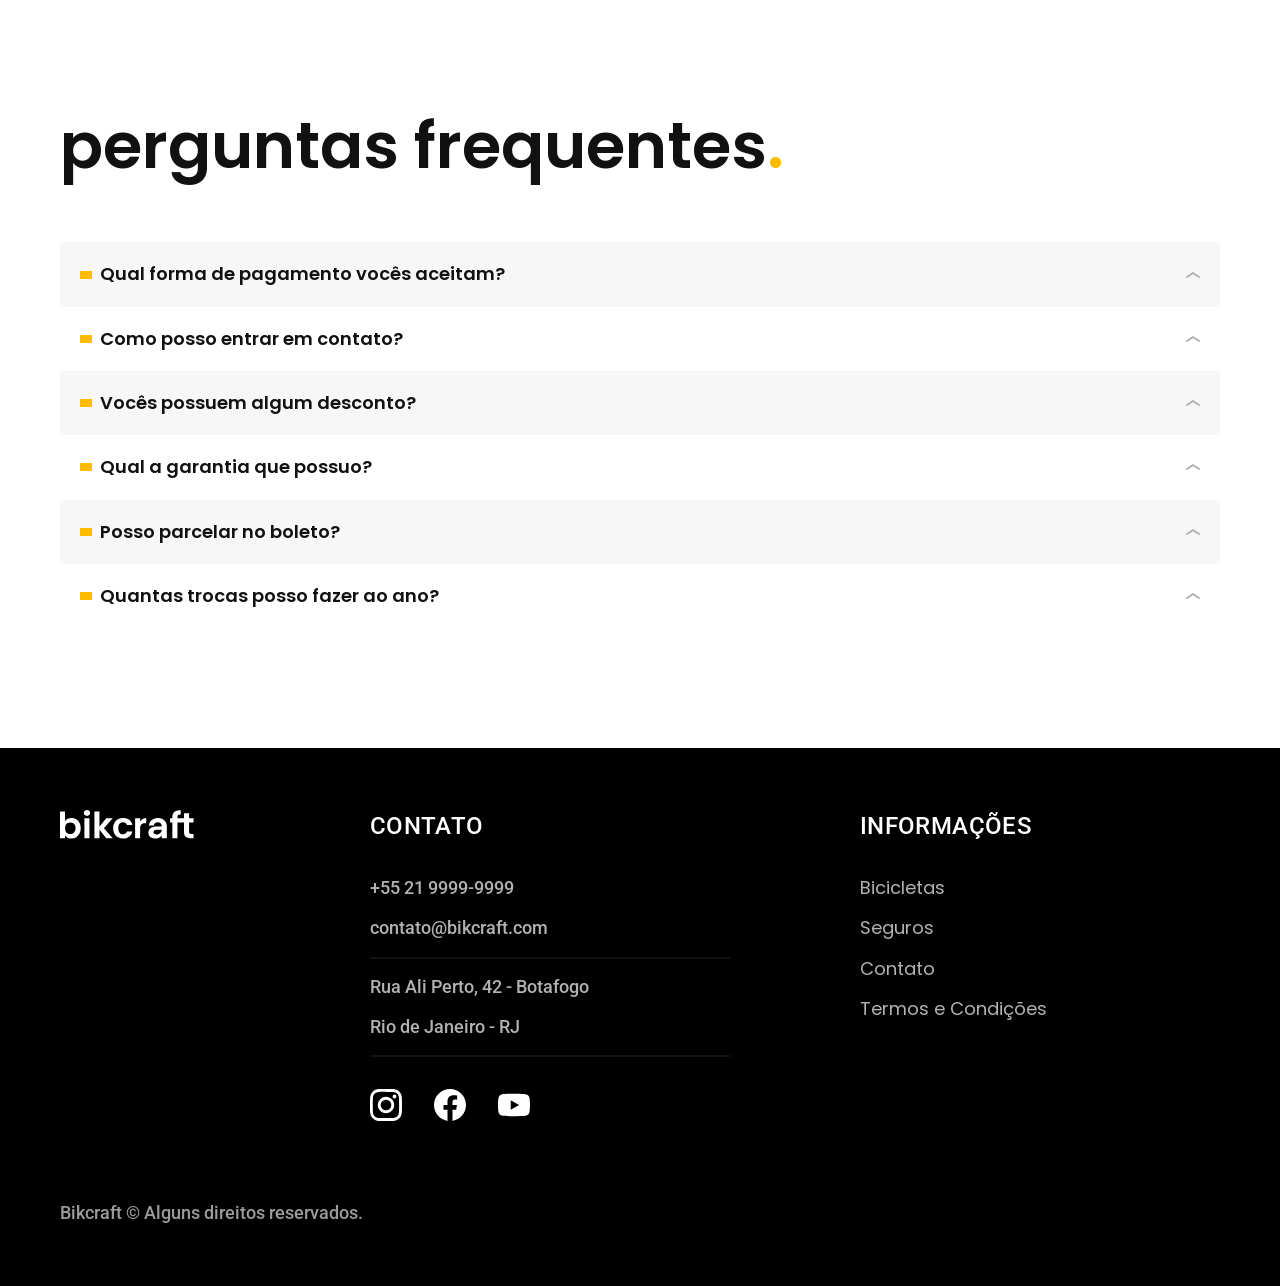
<file: seguros.html>
<!DOCTYPE html>
<html lang="pt-BR">

<head>
  <meta charset="UTF-8">
  <meta name="viewport" content="width=device-width, initial-scale=1.0">

  <title>Seguros | Bikcraft</title>
  <meta name="description" content="Seguros.">
  <link rel="icon" href="./favicon.svg" type="image/svg+xml">

  <script>document.documentElement.classList.add("js");</script>
  <script src="./js/menu.js" defer></script>
  <script src="./js/plugins/simple-anime.js" defer></script>
  <script src="./js/script.js" defer></script>
  <link rel="preconnect" href="https://fonts.googleapis.com">
  <link rel="preconnect" href="https://fonts.gstatic.com" crossorigin>
  <link rel="stylesheet" href="https://fonts.googleapis.com/css2?family=Merriweather:ital,wght@1,900&family=Poppins:wght@400;500;600&family=Roboto:wght@400;500&display=swap">
  <link rel="preload" href="./css/style.css" as="style">
  <link rel="stylesheet" href="./css/style.css">
</head>

<body id="seguros">
  <a class="pular-conteudo" href="#conteudo">Pular para o conteúdo</a>

  <header class="header-bg">
    <div class="header container">
      <a href="./">
        <img src="./img/bikcraft.svg" width="136" height="32" alt="Bikcraft - página inicial">
      </a>

      <nav class="header-nav" aria-label="Principal">
        <button class="header-botao" type="button" data-menu="botao" aria-expanded="false" aria-controls="menu-principal">
          <span class="header-botao-icone" aria-hidden="true"></span>
          Menu
        </button>
        <ul class="header-menu font-1-m cor-0" id="menu-principal">
          <li><a href="./bicicletas.html">Bicicletas</a></li>
          <li><a href="./seguros.html" aria-current="page">Seguros</a></li>
          <li><a href="./contato.html">Contato</a></li>
        </ul>
      </nav>
    </div>
  </header>

  <main id="conteudo">

  <div class="seguros-bg">
    <div class="titulo-bg">
      <div class="titulo container">
        <p class="font-2-l-b cor-5">Escolha o seguro</p>
        <h1 class="font-1-xxl cor-0">você seguro<span class="cor-p1">.</span></h1>
      </div>
    </div>

    <div class="seguros container">
      <h2 class="sr-only">Planos de seguro</h2>

      <article class="seguros-item fadeInLeft" data-anime="200">
        <h3 class="font-1-xl cor-6">PRATA</h3>
        <span class="font-1-xl cor-0">R$ 199 <span class="font-1-xs cor-6">mensal</span></span>
        <ul class="font-2-m cor-0">
          <li>Duas trocas por ano</li>
          <li>Assistência técnica</li>
          <li>Suporte 08h às 18h</li>
          <li>Cobertura estadual</li>
        </ul>
        <a class="botao secundario" href="./orcamento.html?tipo=seguro&amp;produto=prata">Inscreva-se</a>
      </article>

      <article class="seguros-item fadeInRight" data-anime="400">
        <h3 class="font-1-xl cor-p1">OURO</h3>
        <span class="font-1-xl cor-0">R$ 299 <span class="font-1-xs cor-6">mensal</span></span>
        <ul class="font-2-m cor-0">
          <li>Cinco trocas por ano</li>
          <li>Assistência especial</li>
          <li>Suporte 24h</li>
          <li>Cobertura nacional</li>
          <li>Desconto em parceiros</li>
          <li>Acesso ao Clube Bikcraft</li>
        </ul>
        <a class="botao" href="./orcamento.html?tipo=seguro&amp;produto=ouro">Inscreva-se</a>
      </article>
    </div>
  </div>

  <section class="vantagens-bg">
    <div class="vantagens container">
      <h2 class="font-1-xxl cor-0">vantagens<span class="cor-p1">.</span></h2>
      <ul>
        <li>
          <img src="./img/icones/eletrica.svg" alt="">
          <h3 class="font-1-l cor-0">Reparo Elétrico</h3>
          <p class="font-2-s cor-5">Garantimos o reparo completo do seu motor em caso de falhas. Sabemos que falhas são raras, mas estamos aqui para caso ocorra.</p>
        </li>
        <li>
          <img src="./img/icones/carbono.svg" alt="">
          <h3 class="font-1-l cor-0">Carbono</h3>
          <p class="font-2-s cor-5">Nossos quadros são feitos para durar para sempre. Mas caso algo ocorra, ficamos felizes em reparar.</p>
        </li>
        <li>
          <img src="./img/icones/sustentavel.svg" alt="">
          <h3 class="font-1-l cor-0">Sustentável</h3>
          <p class="font-2-s cor-5">Trabalhamos com a filosofia de desperdício zero. Qualquer parte defeituosa é reciclada e reutilizada em outro projeto.</p>
        </li>
        <li>
          <img src="./img/icones/rastreador.svg" alt="">
          <h3 class="font-1-l cor-0">Rastreador</h3>
          <p class="font-2-s cor-5">Utilizamos o GPS da sua Bikcraft em conjunto com especialistas em segurança para efetuarmos a recuperação.</p>
        </li>
        <li>
          <img src="./img/icones/seguro.svg" alt="">
          <h3 class="font-1-l cor-0">Segurança</h3>
          <p class="font-2-s cor-5">Com o seguro Bikcraft você pode ficar tranquilo em saber que o seu dinheiro não será perdido em casos de roubo.</p>
        </li>
        <li>
          <img src="./img/icones/velocidade.svg" alt="">
          <h3 class="font-1-l cor-0">Rapidez</h3>
          <p class="font-2-s cor-5">A sua Bikcraft ficará pronta para uso no mesmo dia, caso você traga ela para ser reparada em uma das filiais.</p>
        </li>
      </ul>
    </div>
  </section>

  <section class="perguntas container">
    <h2 class="font-1-xxl">perguntas frequentes<span class="cor-p1">.</span></h2>

    <div class="perguntas-lista">
      <details>
        <summary class="font-1-m-b">Qual forma de pagamento vocês aceitam?</summary>
        <p class="font-2-s cor-9">Aceitamos pagamentos parcelados em todos os cartões de crédito. Para pagamentos à vista também aceitamos PIX e boleto através do PagSeguro.</p>
      </details>
      <details>
        <summary class="font-1-m-b">Como posso entrar em contato?</summary>
        <p class="font-2-s cor-9">Pelo email contato@bikcraft.com, pelo telefone +55 21 9999-9999 ou pelo formulário da <a href="./contato.html">página de contato</a>. Respondemos em até 24h.</p>
      </details>
      <details>
        <summary class="font-1-m-b">Vocês possuem algum desconto?</summary>
        <p class="font-2-s cor-9">Clientes do plano Ouro têm desconto em lojas parceiras e acesso ao Clube Bikcraft, com condições especiais ao longo do ano.</p>
      </details>
      <details>
        <summary class="font-1-m-b">Qual a garantia que possuo?</summary>
        <p class="font-2-s cor-9">Toda Bikcraft tem garantia contra defeitos de fabricação. Com o seguro, você também conta com reparo elétrico, reparo do quadro de carbono e cobertura em caso de roubo.</p>
      </details>
      <details>
        <summary class="font-1-m-b">Posso parcelar no boleto?</summary>
        <p class="font-2-s cor-9">Não. O boleto e o PIX são apenas para pagamentos à vista. Para parcelar, use o cartão de crédito.</p>
      </details>
      <details>
        <summary class="font-1-m-b">Quantas trocas posso fazer ao ano?</summary>
        <p class="font-2-s cor-9">No plano Prata são duas trocas por ano. No plano Ouro são cinco trocas por ano.</p>
      </details>
    </div>
  </section>
  </main>


  <footer class="footer-bg">
    <div class="footer container">
      <img src="./img/bikcraft.svg" width="136" height="32" alt="Bikcraft">
      <div class="footer-contato">
        <h2 class="font-2-l-b cor-0">Contato</h2>
        <address>
          <ul class="font-2-m cor-5">
            <li><a href="tel:+552199999999">+55 21 9999-9999</a></li>
            <li><a href="mailto:contato@bikcraft.com">contato@bikcraft.com</a></li>
            <li>Rua Ali Perto, 42 - Botafogo</li>
            <li>Rio de Janeiro - RJ</li>
          </ul>
        </address>
        <div class="footer-redes">
          <a href="https://www.instagram.com/" target="_blank" rel="noopener noreferrer">
            <img src="./img/redes/instagram.svg" alt="Instagram">
          </a>
          <a href="https://www.facebook.com/" target="_blank" rel="noopener noreferrer">
            <img src="./img/redes/facebook.svg" alt="Facebook">
          </a>
          <a href="https://www.youtube.com/" target="_blank" rel="noopener noreferrer">
            <img src="./img/redes/youtube.svg" alt="Youtube">
          </a>
        </div>
      </div>
      <div class="footer-informacoes">
        <h2 class="font-2-l-b cor-0" id="rodape-informacoes">Informações</h2>
        <nav aria-labelledby="rodape-informacoes">
          <ul class="font-1-m cor-5">
            <li><a href="./bicicletas.html">Bicicletas</a></li>
            <li><a href="./seguros.html" aria-current="page">Seguros</a></li>
            <li><a href="./contato.html">Contato</a></li>
            <li><a href="./termos.html">Termos e Condições</a></li>
          </ul>
        </nav>
      </div>
      <p class="footer-copy font-2-m cor-6">Bikcraft © Alguns direitos reservados.</p>
    </div>
  </footer>
</body>

</html>
</file>
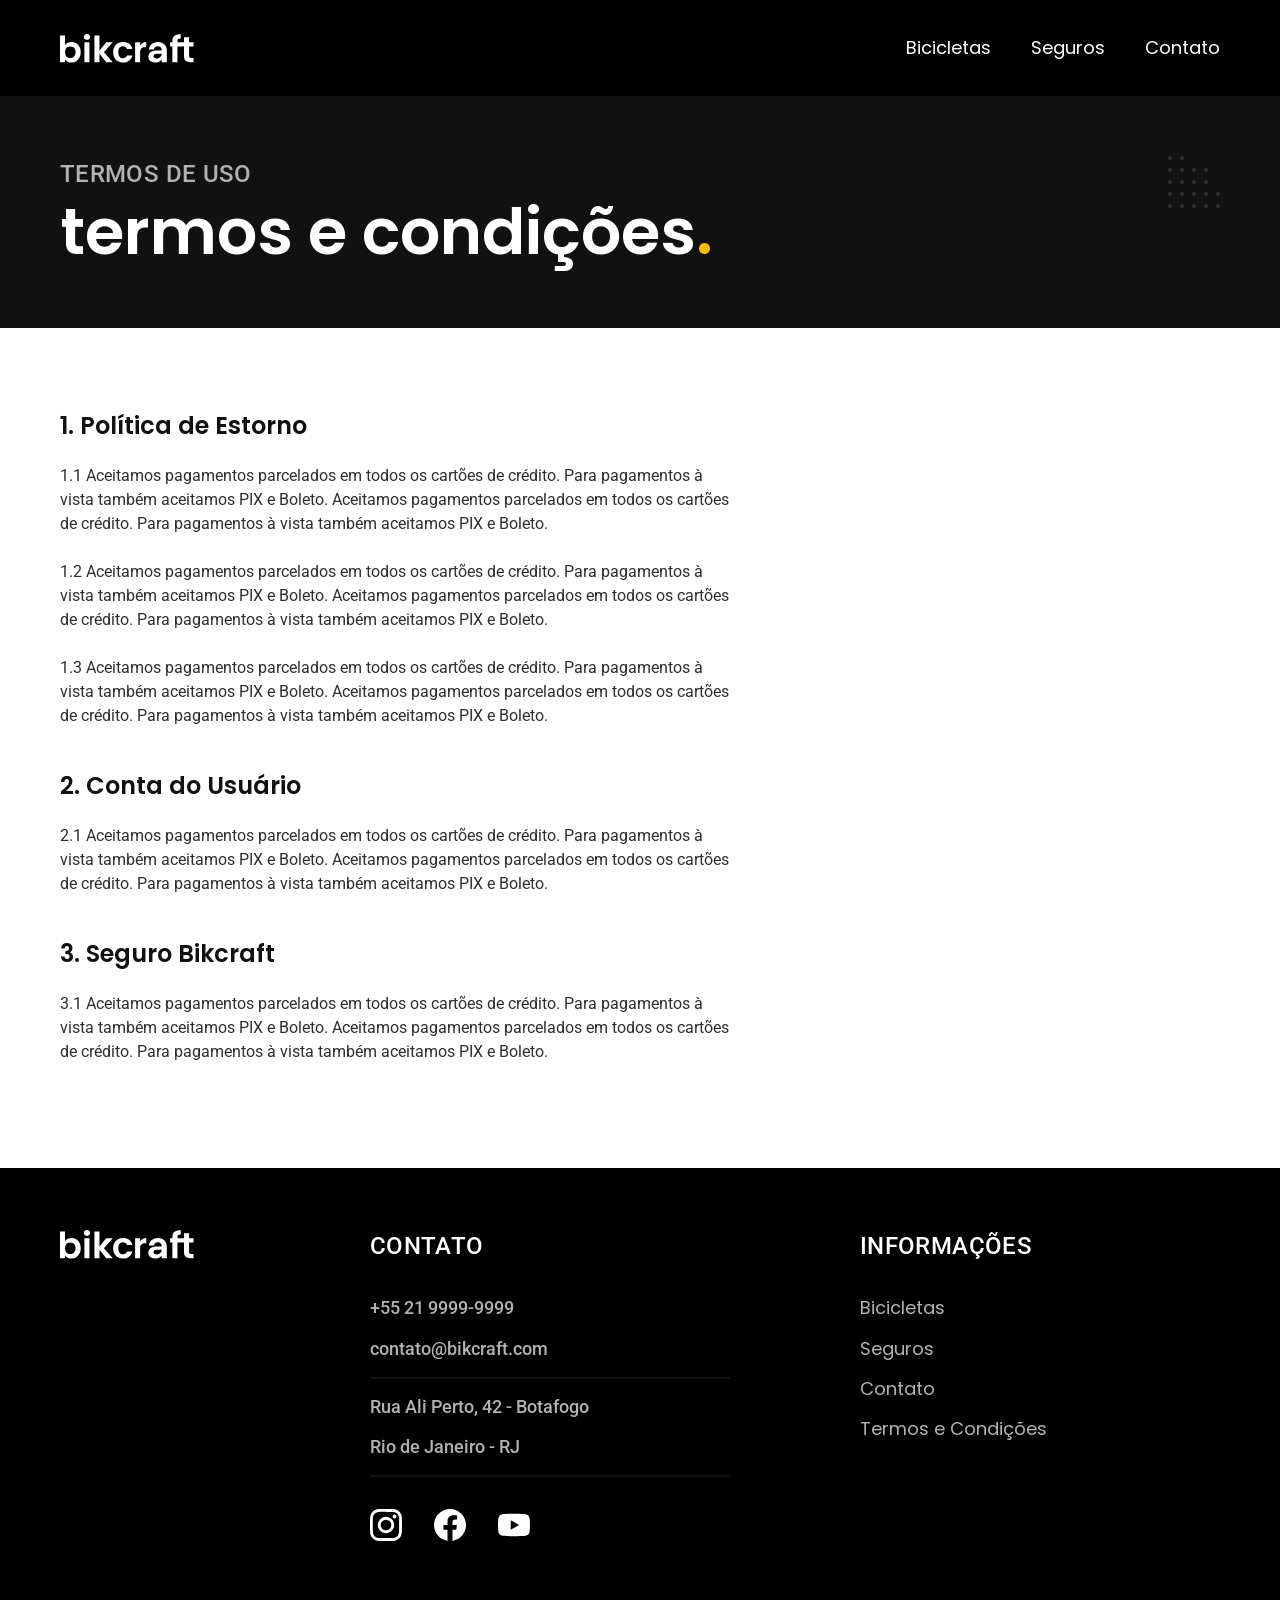
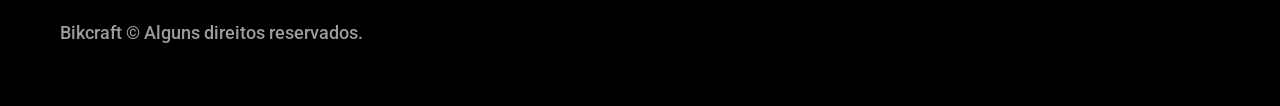
<file: termos.html>
<!DOCTYPE html>
<html lang="pt-BR">

<head>
  <meta charset="UTF-8">
  <meta name="viewport" content="width=device-width, initial-scale=1.0">

  <title>Termos e Condições | Bikcraft</title>
  <meta name="description" content="Termos e condições.">
  <link rel="icon" href="./favicon.svg" type="image/svg+xml">

  <script>document.documentElement.classList.add("js");</script>
  <script src="./js/menu.js" defer></script>
  <script src="./js/script.js" defer></script>
  <link rel="preconnect" href="https://fonts.googleapis.com">
  <link rel="preconnect" href="https://fonts.gstatic.com" crossorigin>
  <link rel="stylesheet" href="https://fonts.googleapis.com/css2?family=Merriweather:ital,wght@1,900&family=Poppins:wght@400;500;600&family=Roboto:wght@400;500&display=swap">
  <link rel="preload" href="./css/style.css" as="style">
  <link rel="stylesheet" href="./css/style.css">
</head>

<body id="termos">
  <a class="pular-conteudo" href="#conteudo">Pular para o conteúdo</a>

  <header class="header-bg">
    <div class="header container">
      <a href="./">
        <img src="./img/bikcraft.svg" width="136" height="32" alt="Bikcraft - página inicial">
      </a>

      <nav class="header-nav" aria-label="Principal">
        <button class="header-botao" type="button" data-menu="botao" aria-expanded="false" aria-controls="menu-principal">
          <span class="header-botao-icone" aria-hidden="true"></span>
          Menu
        </button>
        <ul class="header-menu font-1-m cor-0" id="menu-principal">
          <li><a href="./bicicletas.html">Bicicletas</a></li>
          <li><a href="./seguros.html">Seguros</a></li>
          <li><a href="./contato.html">Contato</a></li>
        </ul>
      </nav>
    </div>
  </header>

  <main id="conteudo">

  <div>
    <div class="titulo-bg">
      <div class="titulo container">
        <p class="font-2-l-b cor-5">Termos de uso</p>
        <h1 class="font-1-xxl cor-0">termos e condições<span class="cor-p1">.</span></h1>
      </div>
    </div>

    <div class="termos font-2-s cor-10 container">
      <h2 class="font-1-l cor-11">1. Política de Estorno</h2>
      <p>1.1 Aceitamos pagamentos parcelados em todos os cartões de crédito. Para pagamentos à vista também aceitamos PIX e Boleto. Aceitamos pagamentos parcelados em todos os cartões de crédito. Para pagamentos à vista também aceitamos PIX e Boleto.</p>
      <p>1.2 Aceitamos pagamentos parcelados em todos os cartões de crédito. Para pagamentos à vista também aceitamos PIX e Boleto. Aceitamos pagamentos parcelados em todos os cartões de crédito. Para pagamentos à vista também aceitamos PIX e Boleto.</p>
      <p>1.3 Aceitamos pagamentos parcelados em todos os cartões de crédito. Para pagamentos à vista também aceitamos PIX e Boleto. Aceitamos pagamentos parcelados em todos os cartões de crédito. Para pagamentos à vista também aceitamos PIX e Boleto.</p>
      <h2 class="font-1-l cor-11">2. Conta do Usuário</h2>
      <p>2.1 Aceitamos pagamentos parcelados em todos os cartões de crédito. Para pagamentos à vista também aceitamos PIX e Boleto. Aceitamos pagamentos parcelados em todos os cartões de crédito. Para pagamentos à vista também aceitamos PIX e Boleto.</p>
      <h2 class="font-1-l cor-11">3. Seguro Bikcraft</h2>
      <p>3.1 Aceitamos pagamentos parcelados em todos os cartões de crédito. Para pagamentos à vista também aceitamos PIX e Boleto. Aceitamos pagamentos parcelados em todos os cartões de crédito. Para pagamentos à vista também aceitamos PIX e Boleto.</p>
    </div>
  </div>
  </main>


  <footer class="footer-bg">
    <div class="footer container">
      <img src="./img/bikcraft.svg" width="136" height="32" alt="Bikcraft">
      <div class="footer-contato">
        <h2 class="font-2-l-b cor-0">Contato</h2>
        <address>
          <ul class="font-2-m cor-5">
            <li><a href="tel:+552199999999">+55 21 9999-9999</a></li>
            <li><a href="mailto:contato@bikcraft.com">contato@bikcraft.com</a></li>
            <li>Rua Ali Perto, 42 - Botafogo</li>
            <li>Rio de Janeiro - RJ</li>
          </ul>
        </address>
        <div class="footer-redes">
          <a href="https://www.instagram.com/" target="_blank" rel="noopener noreferrer">
            <img src="./img/redes/instagram.svg" alt="Instagram">
          </a>
          <a href="https://www.facebook.com/" target="_blank" rel="noopener noreferrer">
            <img src="./img/redes/facebook.svg" alt="Facebook">
          </a>
          <a href="https://www.youtube.com/" target="_blank" rel="noopener noreferrer">
            <img src="./img/redes/youtube.svg" alt="Youtube">
          </a>
        </div>
      </div>
      <div class="footer-informacoes">
        <h2 class="font-2-l-b cor-0" id="rodape-informacoes">Informações</h2>
        <nav aria-labelledby="rodape-informacoes">
          <ul class="font-1-m cor-5">
            <li><a href="./bicicletas.html">Bicicletas</a></li>
            <li><a href="./seguros.html">Seguros</a></li>
            <li><a href="./contato.html">Contato</a></li>
            <li><a href="./termos.html" aria-current="page">Termos e Condições</a></li>
          </ul>
        </nav>
      </div>
      <p class="footer-copy font-2-m cor-6">Bikcraft © Alguns direitos reservados.</p>
    </div>
  </footer>
</body>

</html>
</file>
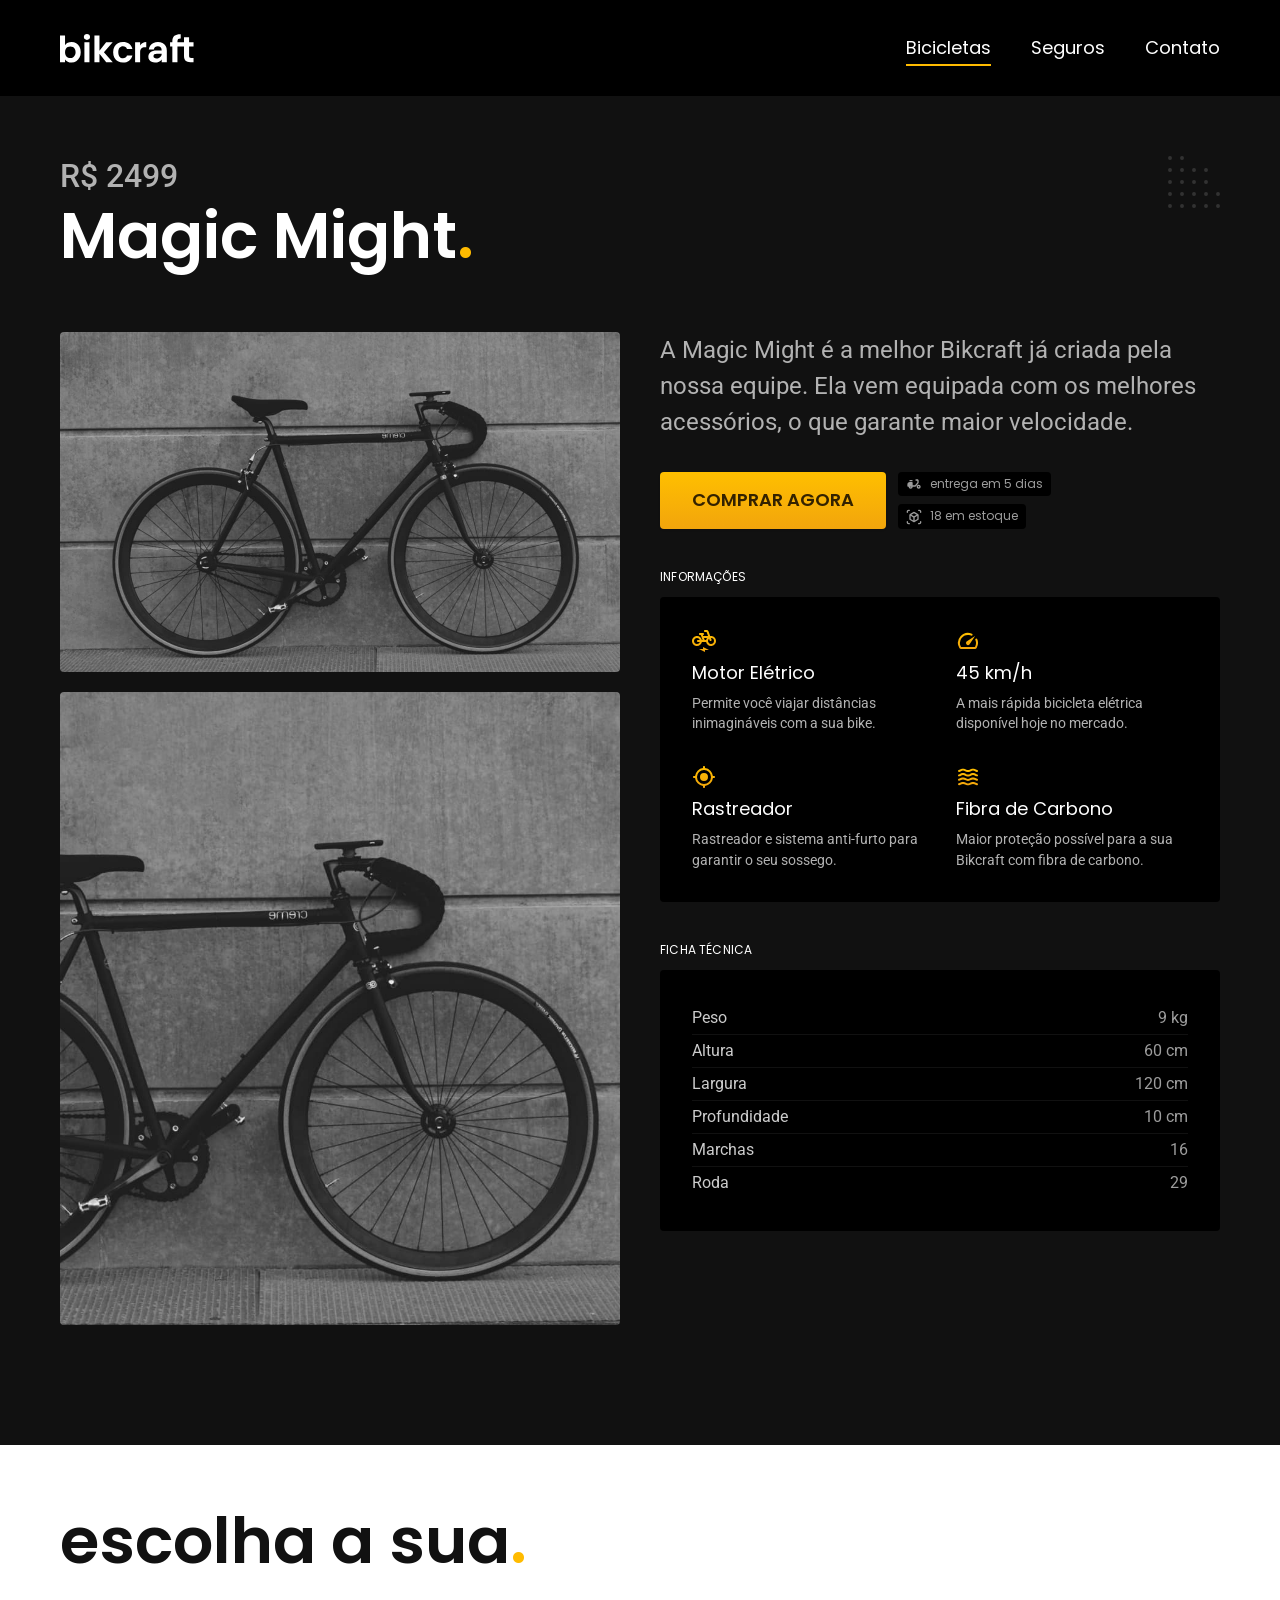
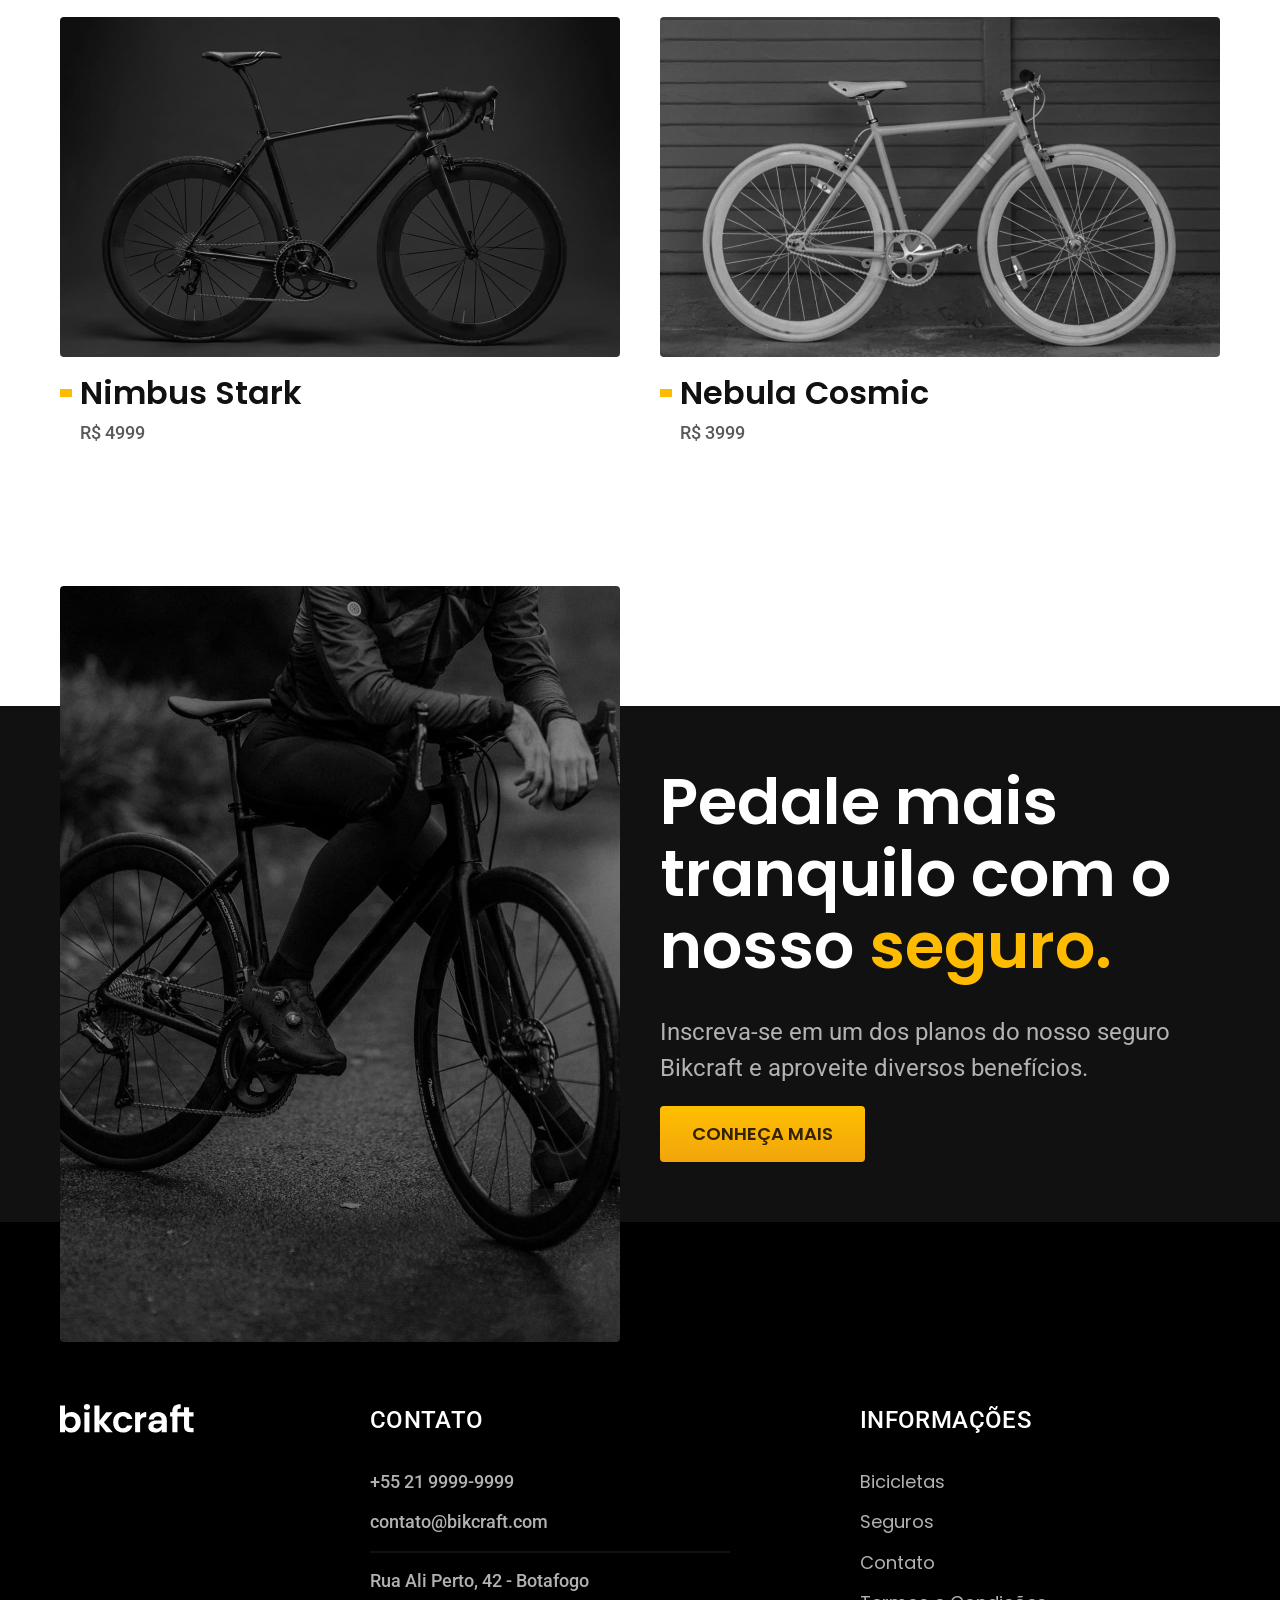
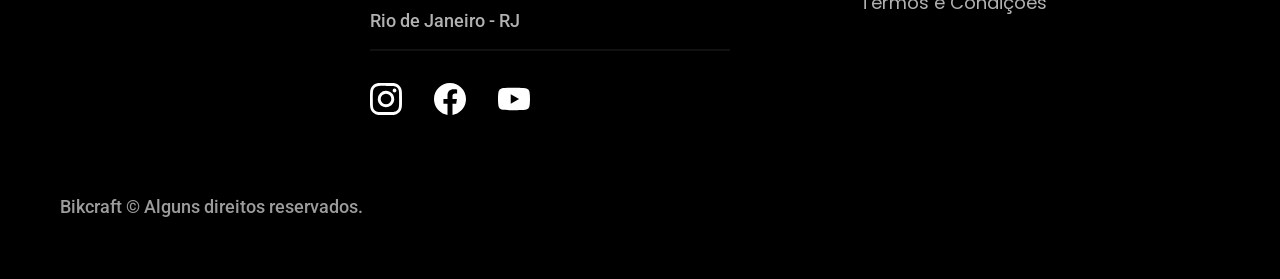
<file: bicicletas/magic.html>
<!DOCTYPE html>
<html lang="pt-BR">

<head>
  <meta charset="UTF-8">
  <meta name="viewport" content="width=device-width, initial-scale=1.0">

  <title>Magic | Bikcraft</title>
  <meta name="description" content="Magic.">
  <link rel="icon" href="../favicon.svg" type="image/svg+xml">

  <script>document.documentElement.classList.add("js");</script>
  <script src="../js/menu.js" defer></script>
  <script src="../js/script.js" defer></script>
  <link rel="preconnect" href="https://fonts.googleapis.com">
  <link rel="preconnect" href="https://fonts.gstatic.com" crossorigin>
  <link rel="stylesheet" href="https://fonts.googleapis.com/css2?family=Merriweather:ital,wght@1,900&family=Poppins:wght@400;500;600&family=Roboto:wght@400;500&display=swap">
  <link rel="preload" href="../css/style.css" as="style">
  <link rel="stylesheet" href="../css/style.css">
</head>

<body id="bicicleta">
  <a class="pular-conteudo" href="#conteudo">Pular para o conteúdo</a>

  <header class="header-bg">
    <div class="header container">
      <a href="../">
        <img src="../img/bikcraft.svg" width="136" height="32" alt="Bikcraft - página inicial">
      </a>

      <nav class="header-nav" aria-label="Principal">
        <button class="header-botao" type="button" data-menu="botao" aria-expanded="false" aria-controls="menu-principal">
          <span class="header-botao-icone" aria-hidden="true"></span>
          Menu
        </button>
        <ul class="header-menu font-1-m cor-0" id="menu-principal">
          <li><a href="../bicicletas.html" aria-current="page">Bicicletas</a></li>
          <li><a href="../seguros.html">Seguros</a></li>
          <li><a href="../contato.html">Contato</a></li>
        </ul>
      </nav>
    </div>
  </header>

  <main id="conteudo">

  <div class="titulo-bg">
    <div>
      <div class="titulo container">
        <p class="font-2-xl cor-5">R$ 2499</p>
        <h1 class="font-1-xxl cor-0">Magic Might<span class="cor-p1">.</span></h1>
      </div>
    </div>
    <div class="bicicleta container">
      <div class="bicicleta-imagens">
        <img src="../img/bicicletas/magic.jpg" width="1120" height="680" alt="Bicicleta Magic Might preta vista de lado.">
        <img src="../img/bicicletas/magic-home.jpg" width="920" height="1040" alt="Detalhe da bicicleta Magic Might.">
      </div>
      <div class="bicicleta-conteudo">
        <p class="font-2-l cor-5">A Magic Might é a melhor Bikcraft já criada pela nossa equipe. Ela vem equipada com os melhores acessórios, o que garante maior velocidade.</p>
        <div class="bicicleta-comprar">
          <a class="botao" href="../orcamento.html?tipo=bikcraft&amp;produto=magic">Comprar Agora</a>
          <span class="font-1-xs cor-6"><img src="../img/icones/entrega.svg" alt=""> entrega em 5 dias</span>
          <span class="font-1-xs cor-6"><img src="../img/icones/estoque.svg" alt=""> 18 em estoque</span>
        </div>

        <h2 class="font-1-xs cor-0">Informações</h2>
        <ul class="bicicleta-informacoes">
          <li>
            <img src="../img/icones/eletrica.svg" alt="">
            <h3 class="font-1-m cor-0">Motor Elétrico</h3>
            <p class="font-2-xs cor-5">Permite você viajar distâncias inimagináveis com a sua bike.</p>
          </li>
          <li>
            <img src="../img/icones/velocidade.svg" alt="">
            <h3 class="font-1-m cor-0">45 km/h</h3>
            <p class="font-2-xs cor-5">A mais rápida bicicleta elétrica disponível hoje no mercado.</p>
          </li>
          <li>
            <img src="../img/icones/rastreador.svg" alt="">
            <h3 class="font-1-m cor-0">Rastreador</h3>
            <p class="font-2-xs cor-5">Rastreador e sistema anti-furto para garantir o seu sossego.</p>
          </li>
          <li>
            <img src="../img/icones/carbono.svg" alt="">
            <h3 class="font-1-m cor-0">Fibra de Carbono</h3>
            <p class="font-2-xs cor-5">Maior proteção possível para a sua Bikcraft com fibra de carbono.</p>
          </li>
        </ul>
        <h2 class="font-1-xs cor-0">Ficha Técnica</h2>
        <ul class="bicicleta-ficha font-2-s cor-4">
          <li>Peso <span>9 kg</span></li>
          <li>Altura <span>60 cm</span></li>
          <li>Largura <span>120 cm</span></li>
          <li>Profundidade <span>10 cm</span></li>
          <li>Marchas <span>16</span></li>
          <li>Roda <span>29</span></li>
        </ul>
      </div>
    </div>
  </div>

  <section class="bicicletas-lista container">
    <h2 class="font-1-xxl">escolha a sua<span class="cor-p1">.</span></h2>

    <ul>
      <li>
        <a href="./nimbus.html">
          <img src="../img/bicicletas/nimbus.jpg" alt="Bicicleta preta">
          <h3 class="font-1-xl">Nimbus Stark</h3>
          <span class="font-2-m cor-8">R$ 4999</span>
        </a>
      </li>
      <li>
        <a href="./nebula.html">
          <img src="../img/bicicletas/nebula.jpg" alt="Bicicleta preta">
          <h3 class="font-1-xl">Nebula Cosmic</h3>
          <span class="font-2-m cor-8">R$ 3999</span>
        </a>
      </li>
    </ul>
  </section>

  <section class="seguro-bg">
    <div class="seguro container">
      <div class="seguro-imagem">
        <img src="../img/fotos/seguros.jpg" alt="Pessoa parada em cima de uma bicicleta.">
      </div>
      <div class="seguro-conteudo">
        <h2 class="font-1-xxl cor-0">Pedale mais tranquilo com o nosso <span class="cor-p1">seguro.</span></h2>
        <p class="font-2-l cor-5">Inscreva-se em um dos planos do nosso seguro Bikcraft e aproveite diversos benefícios.</p>
        <a class="botao" href="../seguros.html">Conheça Mais</a>
      </div>
    </div>
  </section>
  </main>


  <footer class="footer-bg">
    <div class="footer container">
      <img src="../img/bikcraft.svg" width="136" height="32" alt="Bikcraft">
      <div class="footer-contato">
        <h2 class="font-2-l-b cor-0">Contato</h2>
        <address>
          <ul class="font-2-m cor-5">
            <li><a href="tel:+552199999999">+55 21 9999-9999</a></li>
            <li><a href="mailto:contato@bikcraft.com">contato@bikcraft.com</a></li>
            <li>Rua Ali Perto, 42 - Botafogo</li>
            <li>Rio de Janeiro - RJ</li>
          </ul>
        </address>
        <div class="footer-redes">
          <a href="https://www.instagram.com/" target="_blank" rel="noopener noreferrer">
            <img src="../img/redes/instagram.svg" alt="Instagram">
          </a>
          <a href="https://www.facebook.com/" target="_blank" rel="noopener noreferrer">
            <img src="../img/redes/facebook.svg" alt="Facebook">
          </a>
          <a href="https://www.youtube.com/" target="_blank" rel="noopener noreferrer">
            <img src="../img/redes/youtube.svg" alt="Youtube">
          </a>
        </div>
      </div>
      <div class="footer-informacoes">
        <h2 class="font-2-l-b cor-0" id="rodape-informacoes">Informações</h2>
        <nav aria-labelledby="rodape-informacoes">
          <ul class="font-1-m cor-5">
            <li><a href="../bicicletas.html" aria-current="page">Bicicletas</a></li>
            <li><a href="../seguros.html">Seguros</a></li>
            <li><a href="../contato.html">Contato</a></li>
            <li><a href="../termos.html">Termos e Condições</a></li>
          </ul>
        </nav>
      </div>
      <p class="footer-copy font-2-m cor-6">Bikcraft © Alguns direitos reservados.</p>
    </div>
  </footer>
</body>

</html>
</file>
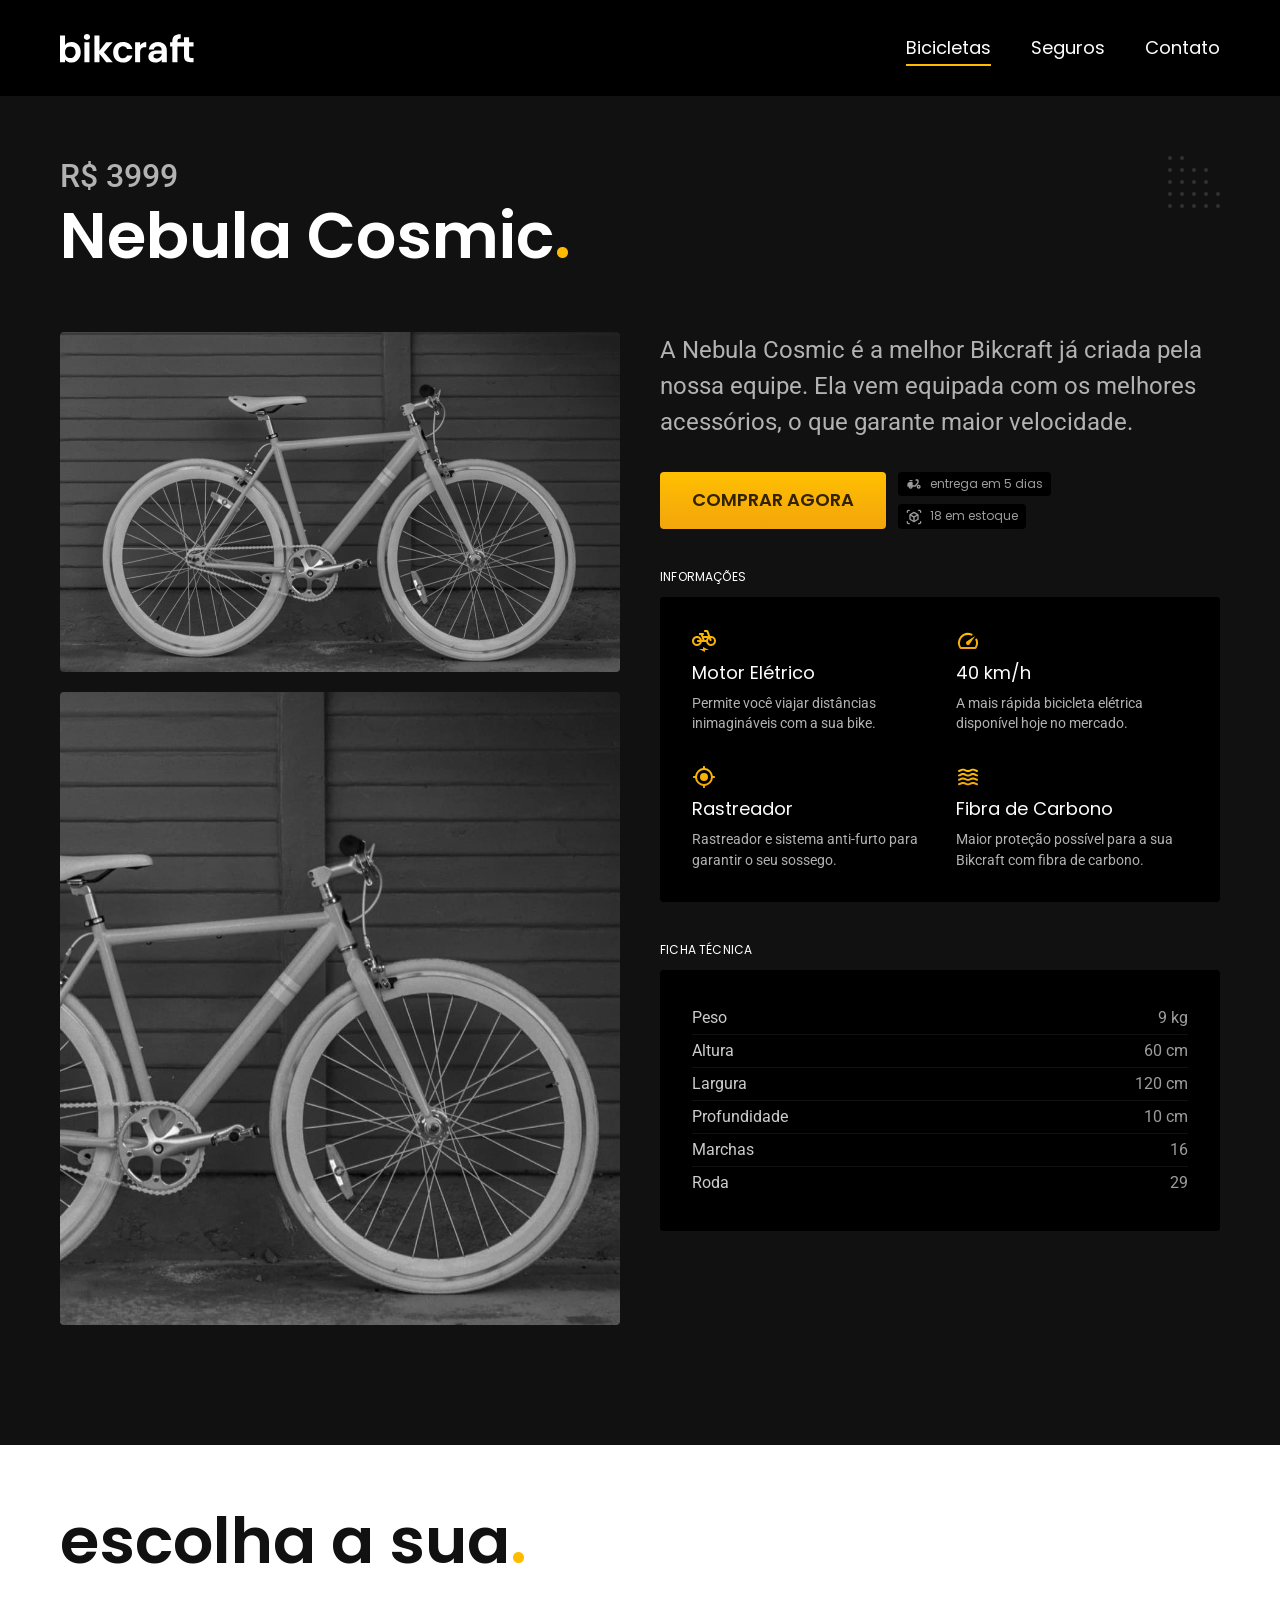
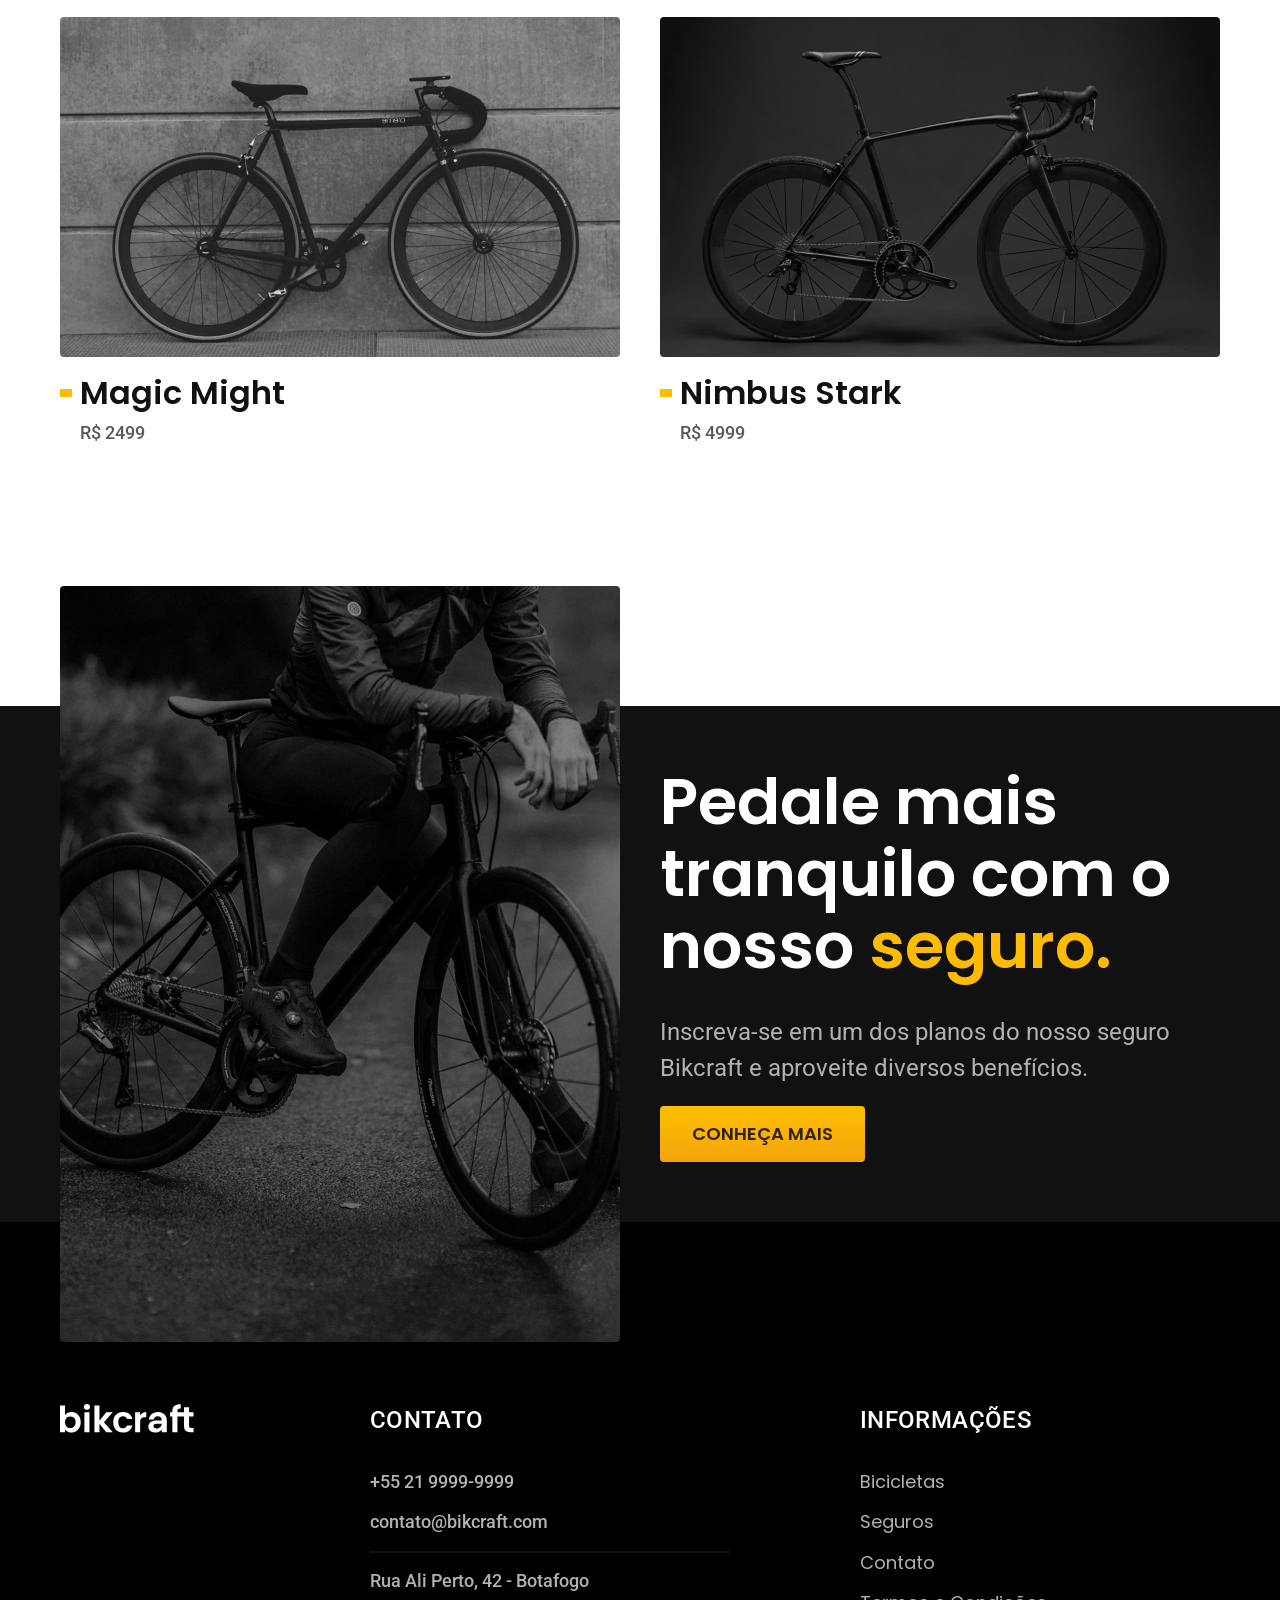
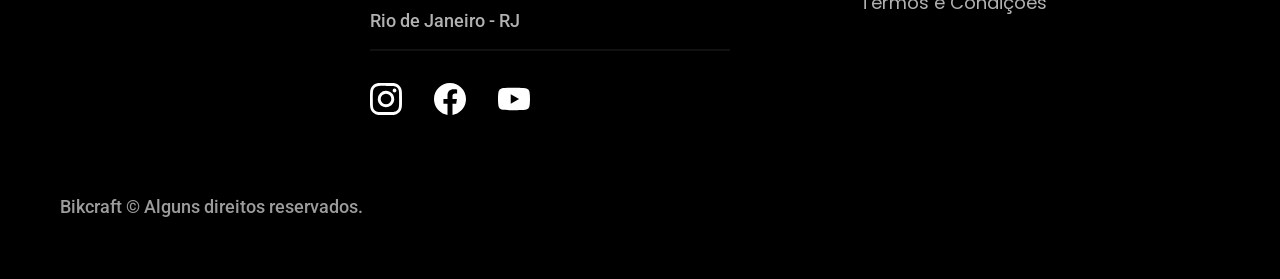
<file: bicicletas/nebula.html>
<!DOCTYPE html>
<html lang="pt-BR">

<head>
  <meta charset="UTF-8">
  <meta name="viewport" content="width=device-width, initial-scale=1.0">

  <title>Nebula | Bikcraft</title>
  <meta name="description" content="Nebula.">
  <link rel="icon" href="../favicon.svg" type="image/svg+xml">

  <script>document.documentElement.classList.add("js");</script>
  <script src="../js/menu.js" defer></script>
  <script src="../js/script.js" defer></script>
  <link rel="preconnect" href="https://fonts.googleapis.com">
  <link rel="preconnect" href="https://fonts.gstatic.com" crossorigin>
  <link rel="stylesheet" href="https://fonts.googleapis.com/css2?family=Merriweather:ital,wght@1,900&family=Poppins:wght@400;500;600&family=Roboto:wght@400;500&display=swap">
  <link rel="preload" href="../css/style.css" as="style">
  <link rel="stylesheet" href="../css/style.css">
</head>

<body id="bicicleta">
  <a class="pular-conteudo" href="#conteudo">Pular para o conteúdo</a>

  <header class="header-bg">
    <div class="header container">
      <a href="../">
        <img src="../img/bikcraft.svg" width="136" height="32" alt="Bikcraft - página inicial">
      </a>

      <nav class="header-nav" aria-label="Principal">
        <button class="header-botao" type="button" data-menu="botao" aria-expanded="false" aria-controls="menu-principal">
          <span class="header-botao-icone" aria-hidden="true"></span>
          Menu
        </button>
        <ul class="header-menu font-1-m cor-0" id="menu-principal">
          <li><a href="../bicicletas.html" aria-current="page">Bicicletas</a></li>
          <li><a href="../seguros.html">Seguros</a></li>
          <li><a href="../contato.html">Contato</a></li>
        </ul>
      </nav>
    </div>
  </header>

  <main id="conteudo">

  <div class="titulo-bg">
    <div>
      <div class="titulo container">
        <p class="font-2-xl cor-5">R$ 3999</p>
        <h1 class="font-1-xxl cor-0">Nebula Cosmic<span class="cor-p1">.</span></h1>
      </div>
    </div>
    <div class="bicicleta container">
      <div class="bicicleta-imagens">
        <img src="../img/bicicletas/nebula.jpg" width="1120" height="680" alt="Bicicleta Nebula Cosmic branca vista de lado.">
        <img src="../img/bicicletas/nebula-home.jpg" width="920" height="1040" alt="Detalhe da bicicleta Nebula Cosmic.">
      </div>
      <div class="bicicleta-conteudo">
        <p class="font-2-l cor-5">A Nebula Cosmic é a melhor Bikcraft já criada pela nossa equipe. Ela vem equipada com os melhores acessórios, o que garante maior velocidade.</p>
        <div class="bicicleta-comprar">
          <a class="botao" href="../orcamento.html?tipo=bikcraft&amp;produto=nebula">Comprar Agora</a>
          <span class="font-1-xs cor-6"><img src="../img/icones/entrega.svg" alt=""> entrega em 5 dias</span>
          <span class="font-1-xs cor-6"><img src="../img/icones/estoque.svg" alt=""> 18 em estoque</span>
        </div>

        <h2 class="font-1-xs cor-0">Informações</h2>
        <ul class="bicicleta-informacoes">
          <li>
            <img src="../img/icones/eletrica.svg" alt="">
            <h3 class="font-1-m cor-0">Motor Elétrico</h3>
            <p class="font-2-xs cor-5">Permite você viajar distâncias inimagináveis com a sua bike.</p>
          </li>
          <li>
            <img src="../img/icones/velocidade.svg" alt="">
            <h3 class="font-1-m cor-0">40 km/h</h3>
            <p class="font-2-xs cor-5">A mais rápida bicicleta elétrica disponível hoje no mercado.</p>
          </li>
          <li>
            <img src="../img/icones/rastreador.svg" alt="">
            <h3 class="font-1-m cor-0">Rastreador</h3>
            <p class="font-2-xs cor-5">Rastreador e sistema anti-furto para garantir o seu sossego.</p>
          </li>
          <li>
            <img src="../img/icones/carbono.svg" alt="">
            <h3 class="font-1-m cor-0">Fibra de Carbono</h3>
            <p class="font-2-xs cor-5">Maior proteção possível para a sua Bikcraft com fibra de carbono.</p>
          </li>
        </ul>
        <h2 class="font-1-xs cor-0">Ficha Técnica</h2>
        <ul class="bicicleta-ficha font-2-s cor-4">
          <li>Peso <span>9 kg</span></li>
          <li>Altura <span>60 cm</span></li>
          <li>Largura <span>120 cm</span></li>
          <li>Profundidade <span>10 cm</span></li>
          <li>Marchas <span>16</span></li>
          <li>Roda <span>29</span></li>
        </ul>
      </div>
    </div>
  </div>

  <section class="bicicletas-lista container">
    <h2 class="font-1-xxl">escolha a sua<span class="cor-p1">.</span></h2>

    <ul>
      <li>
        <a href="./magic.html">
          <img src="../img/bicicletas/magic.jpg" alt="Bicicleta preta">
          <h3 class="font-1-xl">Magic Might</h3>
          <span class="font-2-m cor-8">R$ 2499</span>
        </a>
      </li>
      <li>
        <a href="./nimbus.html">
          <img src="../img/bicicletas/nimbus.jpg" alt="Bicicleta preta">
          <h3 class="font-1-xl">Nimbus Stark</h3>
          <span class="font-2-m cor-8">R$ 4999</span>
        </a>
      </li>
    </ul>
  </section>

  <section class="seguro-bg">
    <div class="seguro container">
      <div class="seguro-imagem">
        <img src="../img/fotos/seguros.jpg" alt="Pessoa parada em cima de uma bicicleta.">
      </div>
      <div class="seguro-conteudo">
        <h2 class="font-1-xxl cor-0">Pedale mais tranquilo com o nosso <span class="cor-p1">seguro.</span></h2>
        <p class="font-2-l cor-5">Inscreva-se em um dos planos do nosso seguro Bikcraft e aproveite diversos benefícios.</p>
        <a class="botao" href="../seguros.html">Conheça Mais</a>
      </div>
    </div>
  </section>
  </main>


  <footer class="footer-bg">
    <div class="footer container">
      <img src="../img/bikcraft.svg" width="136" height="32" alt="Bikcraft">
      <div class="footer-contato">
        <h2 class="font-2-l-b cor-0">Contato</h2>
        <address>
          <ul class="font-2-m cor-5">
            <li><a href="tel:+552199999999">+55 21 9999-9999</a></li>
            <li><a href="mailto:contato@bikcraft.com">contato@bikcraft.com</a></li>
            <li>Rua Ali Perto, 42 - Botafogo</li>
            <li>Rio de Janeiro - RJ</li>
          </ul>
        </address>
        <div class="footer-redes">
          <a href="https://www.instagram.com/" target="_blank" rel="noopener noreferrer">
            <img src="../img/redes/instagram.svg" alt="Instagram">
          </a>
          <a href="https://www.facebook.com/" target="_blank" rel="noopener noreferrer">
            <img src="../img/redes/facebook.svg" alt="Facebook">
          </a>
          <a href="https://www.youtube.com/" target="_blank" rel="noopener noreferrer">
            <img src="../img/redes/youtube.svg" alt="Youtube">
          </a>
        </div>
      </div>
      <div class="footer-informacoes">
        <h2 class="font-2-l-b cor-0" id="rodape-informacoes">Informações</h2>
        <nav aria-labelledby="rodape-informacoes">
          <ul class="font-1-m cor-5">
            <li><a href="../bicicletas.html" aria-current="page">Bicicletas</a></li>
            <li><a href="../seguros.html">Seguros</a></li>
            <li><a href="../contato.html">Contato</a></li>
            <li><a href="../termos.html">Termos e Condições</a></li>
          </ul>
        </nav>
      </div>
      <p class="footer-copy font-2-m cor-6">Bikcraft © Alguns direitos reservados.</p>
    </div>
  </footer>
</body>

</html>
</file>
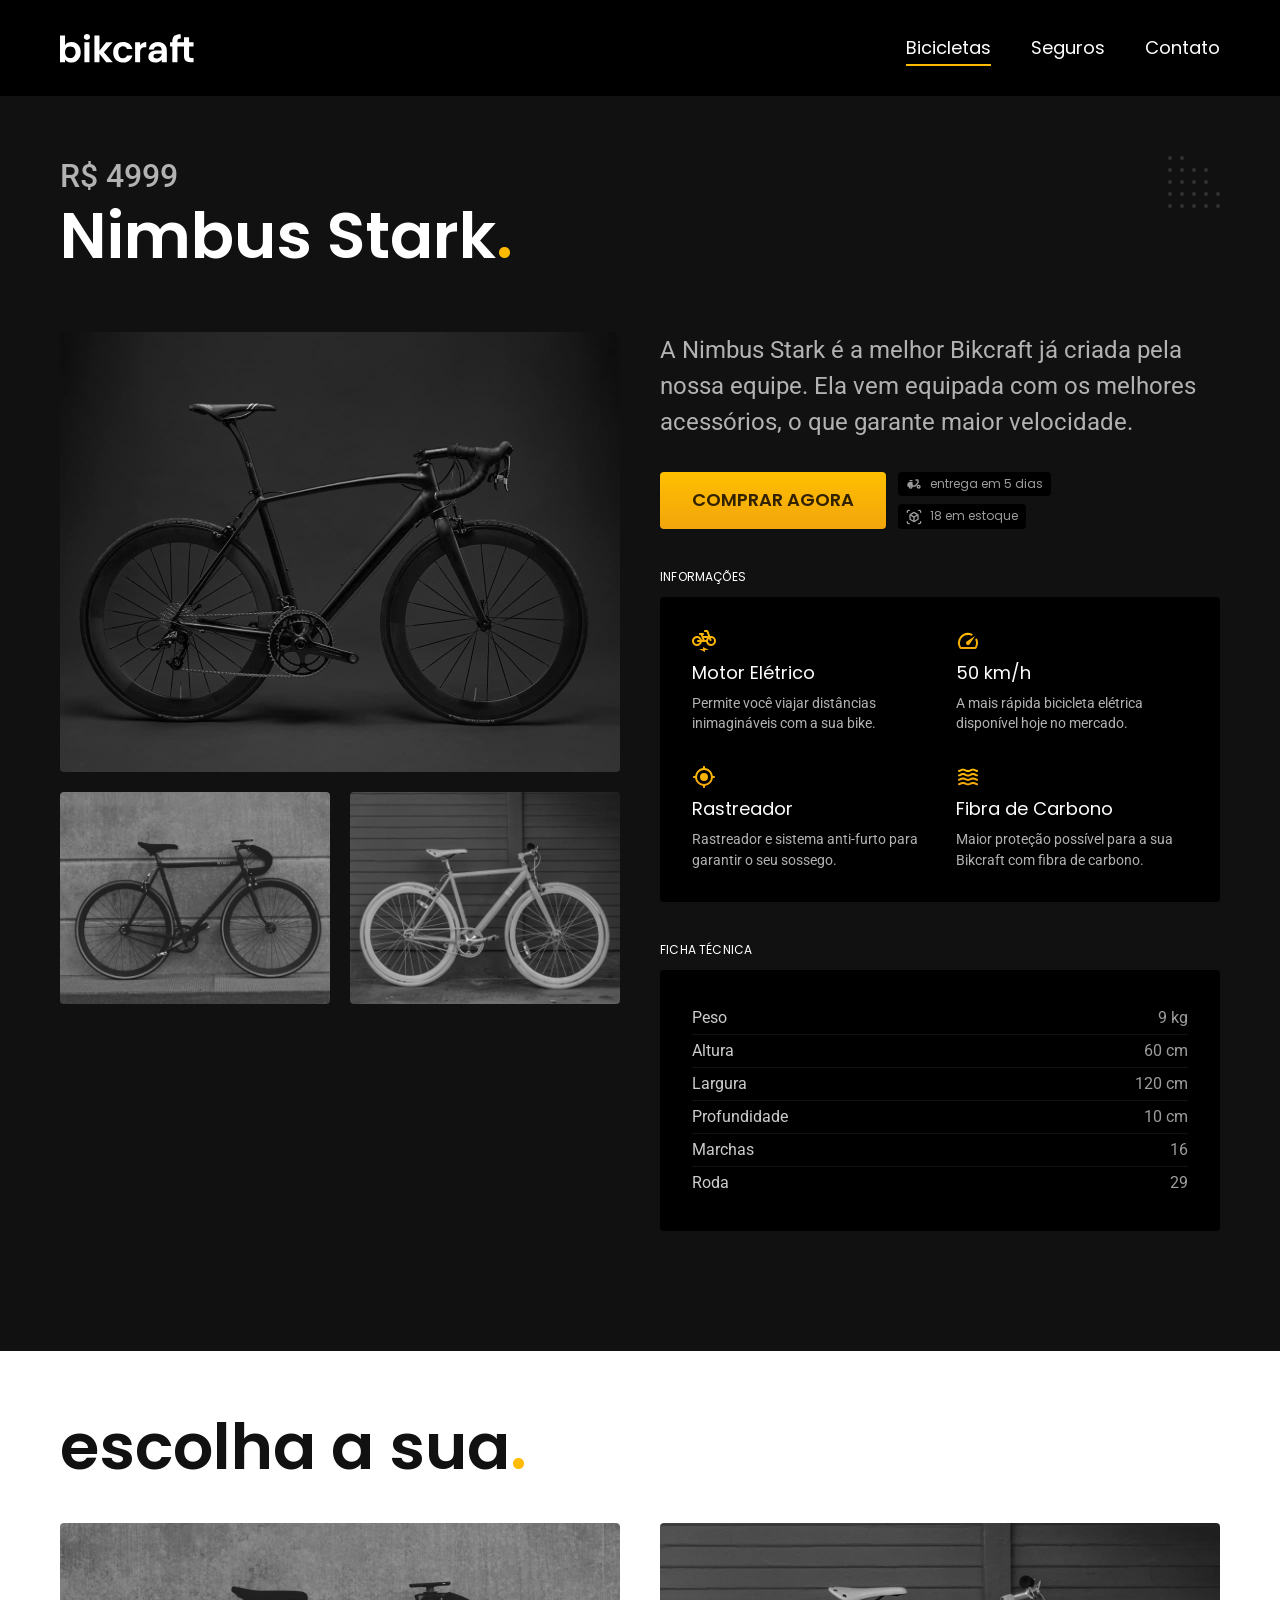
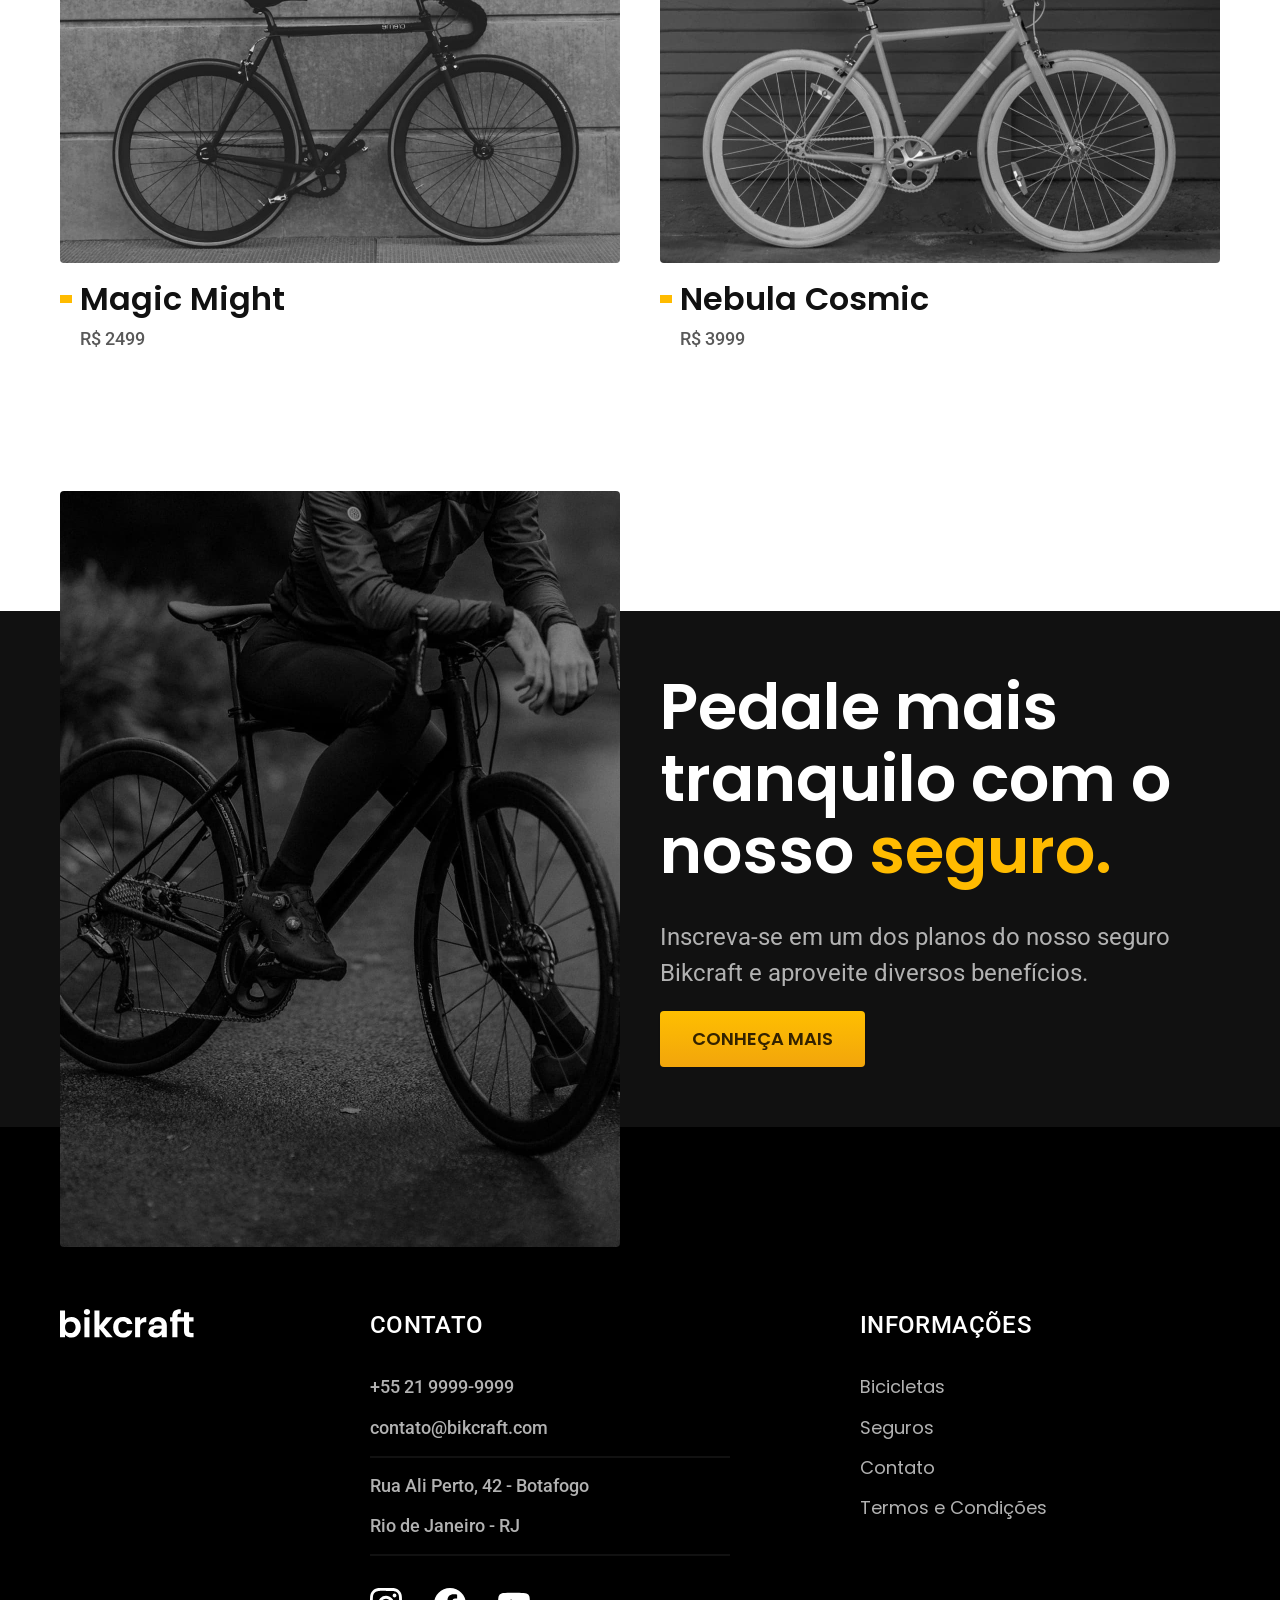
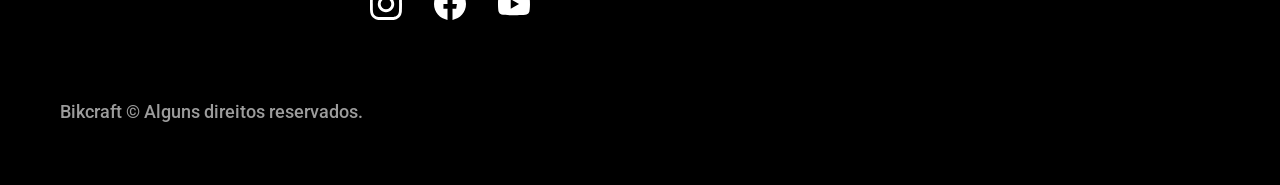
<file: bicicletas/nimbus.html>
<!DOCTYPE html>
<html lang="pt-BR">

<head>
  <meta charset="UTF-8">
  <meta name="viewport" content="width=device-width, initial-scale=1.0">

  <title>Nimbus | Bikcraft</title>
  <meta name="description" content="Nimbus.">
  <link rel="icon" href="../favicon.svg" type="image/svg+xml">

  <script>document.documentElement.classList.add("js");</script>
  <script src="../js/menu.js" defer></script>
  <script src="../js/script.js" defer></script>
  <link rel="preconnect" href="https://fonts.googleapis.com">
  <link rel="preconnect" href="https://fonts.gstatic.com" crossorigin>
  <link rel="stylesheet" href="https://fonts.googleapis.com/css2?family=Merriweather:ital,wght@1,900&family=Poppins:wght@400;500;600&family=Roboto:wght@400;500&display=swap">
  <link rel="preload" href="../css/style.css" as="style">
  <link rel="stylesheet" href="../css/style.css">
</head>

<body id="bicicleta">
  <a class="pular-conteudo" href="#conteudo">Pular para o conteúdo</a>

  <header class="header-bg">
    <div class="header container">
      <a href="../">
        <img src="../img/bikcraft.svg" width="136" height="32" alt="Bikcraft - página inicial">
      </a>

      <nav class="header-nav" aria-label="Principal">
        <button class="header-botao" type="button" data-menu="botao" aria-expanded="false" aria-controls="menu-principal">
          <span class="header-botao-icone" aria-hidden="true"></span>
          Menu
        </button>
        <ul class="header-menu font-1-m cor-0" id="menu-principal">
          <li><a href="../bicicletas.html" aria-current="page">Bicicletas</a></li>
          <li><a href="../seguros.html">Seguros</a></li>
          <li><a href="../contato.html">Contato</a></li>
        </ul>
      </nav>
    </div>
  </header>

  <main id="conteudo">

  <div class="titulo-bg">
    <div>
      <div class="titulo container">
        <p class="font-2-xl cor-5">R$ 4999</p>
        <h1 class="font-1-xxl cor-0">Nimbus Stark<span class="cor-p1">.</span></h1>
      </div>
    </div>
    <div class="bicicleta container">
      <div class="bicicleta-imagens">
        <img src="../img/bicicleta/nimbus1.jpg" width="1120" height="880" alt="Bicicleta Nimbus Stark preta.">
        <img src="../img/bicicleta/nimbus2.jpg" width="1120" height="880" alt="Detalhe da Nimbus Stark.">
        <img src="../img/bicicleta/nimbus3.jpg" width="1120" height="880" alt="Outro detalhe da Nimbus Stark.">
      </div>
      <div class="bicicleta-conteudo">
        <p class="font-2-l cor-5">A Nimbus Stark é a melhor Bikcraft já criada pela nossa equipe. Ela vem equipada com os melhores acessórios, o que garante maior velocidade.</p>
        <div class="bicicleta-comprar">
          <a class="botao" href="../orcamento.html?tipo=bikcraft&amp;produto=nimbus">Comprar Agora</a>
          <span class="font-1-xs cor-6"><img src="../img/icones/entrega.svg" alt=""> entrega em 5 dias</span>
          <span class="font-1-xs cor-6"><img src="../img/icones/estoque.svg" alt=""> 18 em estoque</span>
        </div>

        <h2 class="font-1-xs cor-0">Informações</h2>
        <ul class="bicicleta-informacoes">
          <li>
            <img src="../img/icones/eletrica.svg" alt="">
            <h3 class="font-1-m cor-0">Motor Elétrico</h3>
            <p class="font-2-xs cor-5">Permite você viajar distâncias inimagináveis com a sua bike.</p>
          </li>
          <li>
            <img src="../img/icones/velocidade.svg" alt="">
            <h3 class="font-1-m cor-0">50 km/h</h3>
            <p class="font-2-xs cor-5">A mais rápida bicicleta elétrica disponível hoje no mercado.</p>
          </li>
          <li>
            <img src="../img/icones/rastreador.svg" alt="">
            <h3 class="font-1-m cor-0">Rastreador</h3>
            <p class="font-2-xs cor-5">Rastreador e sistema anti-furto para garantir o seu sossego.</p>
          </li>
          <li>
            <img src="../img/icones/carbono.svg" alt="">
            <h3 class="font-1-m cor-0">Fibra de Carbono</h3>
            <p class="font-2-xs cor-5">Maior proteção possível para a sua Bikcraft com fibra de carbono.</p>
          </li>
        </ul>
        <h2 class="font-1-xs cor-0">Ficha Técnica</h2>
        <ul class="bicicleta-ficha font-2-s cor-4">
          <li>Peso <span>9 kg</span></li>
          <li>Altura <span>60 cm</span></li>
          <li>Largura <span>120 cm</span></li>
          <li>Profundidade <span>10 cm</span></li>
          <li>Marchas <span>16</span></li>
          <li>Roda <span>29</span></li>
        </ul>
      </div>
    </div>
  </div>

  <section class="bicicletas-lista container">
    <h2 class="font-1-xxl">escolha a sua<span class="cor-p1">.</span></h2>

    <ul>
      <li>
        <a href="./magic.html">
          <img src="../img/bicicletas/magic.jpg" alt="Bicicleta preta">
          <h3 class="font-1-xl">Magic Might</h3>
          <span class="font-2-m cor-8">R$ 2499</span>
        </a>
      </li>
      <li>
        <a href="./nebula.html">
          <img src="../img/bicicletas/nebula.jpg" alt="Bicicleta preta">
          <h3 class="font-1-xl">Nebula Cosmic</h3>
          <span class="font-2-m cor-8">R$ 3999</span>
        </a>
      </li>
    </ul>
  </section>

  <section class="seguro-bg">
    <div class="seguro container">
      <div class="seguro-imagem">
        <img src="../img/fotos/seguros.jpg" alt="Pessoa parada em cima de uma bicicleta.">
      </div>
      <div class="seguro-conteudo">
        <h2 class="font-1-xxl cor-0">Pedale mais tranquilo com o nosso <span class="cor-p1">seguro.</span></h2>
        <p class="font-2-l cor-5">Inscreva-se em um dos planos do nosso seguro Bikcraft e aproveite diversos benefícios.</p>
        <a class="botao" href="../seguros.html">Conheça Mais</a>
      </div>
    </div>
  </section>
  </main>


  <footer class="footer-bg">
    <div class="footer container">
      <img src="../img/bikcraft.svg" width="136" height="32" alt="Bikcraft">
      <div class="footer-contato">
        <h2 class="font-2-l-b cor-0">Contato</h2>
        <address>
          <ul class="font-2-m cor-5">
            <li><a href="tel:+552199999999">+55 21 9999-9999</a></li>
            <li><a href="mailto:contato@bikcraft.com">contato@bikcraft.com</a></li>
            <li>Rua Ali Perto, 42 - Botafogo</li>
            <li>Rio de Janeiro - RJ</li>
          </ul>
        </address>
        <div class="footer-redes">
          <a href="https://www.instagram.com/" target="_blank" rel="noopener noreferrer">
            <img src="../img/redes/instagram.svg" alt="Instagram">
          </a>
          <a href="https://www.facebook.com/" target="_blank" rel="noopener noreferrer">
            <img src="../img/redes/facebook.svg" alt="Facebook">
          </a>
          <a href="https://www.youtube.com/" target="_blank" rel="noopener noreferrer">
            <img src="../img/redes/youtube.svg" alt="Youtube">
          </a>
        </div>
      </div>
      <div class="footer-informacoes">
        <h2 class="font-2-l-b cor-0" id="rodape-informacoes">Informações</h2>
        <nav aria-labelledby="rodape-informacoes">
          <ul class="font-1-m cor-5">
            <li><a href="../bicicletas.html" aria-current="page">Bicicletas</a></li>
            <li><a href="../seguros.html">Seguros</a></li>
            <li><a href="../contato.html">Contato</a></li>
            <li><a href="../termos.html">Termos e Condições</a></li>
          </ul>
        </nav>
      </div>
      <p class="footer-copy font-2-m cor-6">Bikcraft © Alguns direitos reservados.</p>
    </div>
  </footer>
</body>

</html>
</file>
<file: css/style.css>
@import "./global/global.css";
@import "./utilidades/tipografia.css";
@import "./utilidades/cores.css";

@import "./global/header.css";
@import "./global/footer.css";

/* Utilidades */
@import "./utilidades/componentes.css";
@import "./utilidades/formulario.css";
@import "./utilidades/animacao.css";

/* Home */
@import "./home/introducao.css";
@import "./home/tecnologia.css";
@import "./home/parceiros.css";
@import "./home/depoimento.css";

/* Bicicletas */
@import "./bicicletas/bicicletas-lista.css";
@import "./bicicletas/bicicletas.css";

/* Bicicleta */
@import "./bicicleta/bicicleta.css";
@import "./bicicleta/seguro.css";

/* Seguros */
@import "./seguros/seguros.css";
@import "./seguros/vantagens.css";
@import "./seguros/perguntas.css";

/* Contato */
@import "./contato/contato.css";
@import "./contato/lojas.css";

/* Contato */
@import "./orcamento/orcamento.css";

/* Termos */
@import "./termos/termos.css";
</file>
